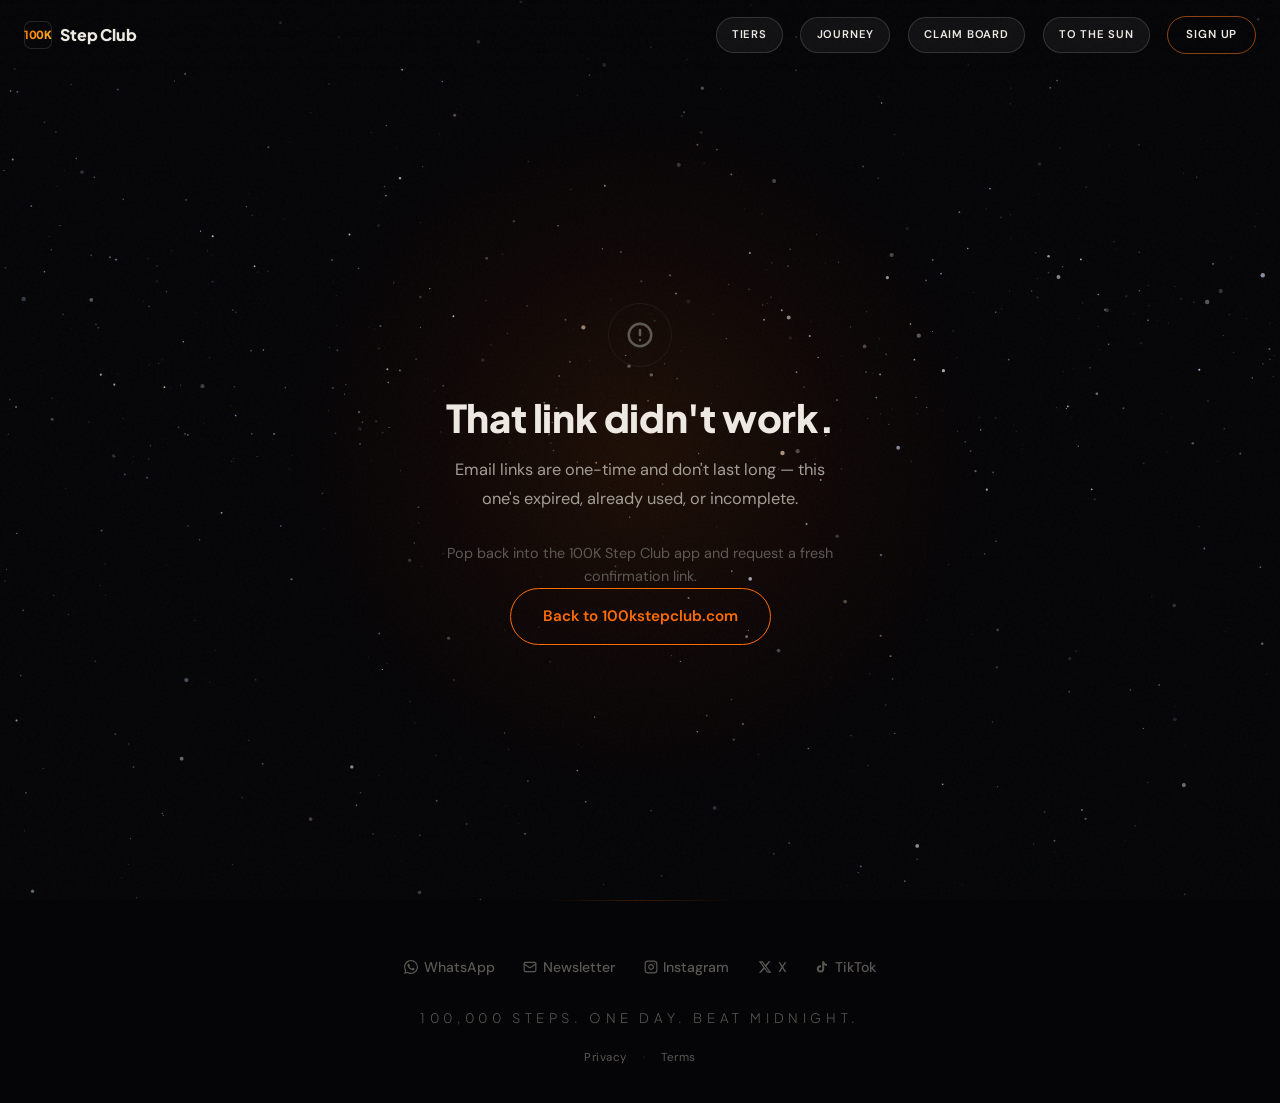
<file: confirm.html>
<!DOCTYPE html>
<html lang="en">
<head>
  <meta charset="UTF-8">
  <meta name="viewport" content="width=device-width, initial-scale=1.0, maximum-scale=5.0">
  <title>Email Confirmation — 100K Step Club</title>
  <meta name="description" content="Confirm your email for the 100K Step Club app.">
  <meta name="robots" content="noindex, nofollow">
  <link rel="icon" type="image/svg+xml" href="/assets/favicon.svg">
  <link rel="icon" type="image/png" sizes="32x32" href="/assets/favicon-32x32.png">
  <link rel="icon" type="image/png" sizes="16x16" href="/assets/favicon-16x16.png">
  <link rel="shortcut icon" href="/assets/favicon.ico">
  <link rel="apple-touch-icon" sizes="180x180" href="/assets/apple-touch-icon.png">
  <link rel="manifest" href="/assets/site.webmanifest">
  <meta name="theme-color" content="#050507">
  <link rel="preconnect" href="https://fonts.googleapis.com">
  <link rel="preconnect" href="https://fonts.gstatic.com" crossorigin>
  <link href="https://fonts.googleapis.com/css2?family=DM+Sans:ital,wght@0,400;0,500;0,600;0,700;1,400&family=DM+Mono:wght@400;500&family=Plus+Jakarta+Sans:wght@300;400;500;600;700;800&display=swap" rel="stylesheet">
  <link rel="stylesheet" href="/css/style.css?v=3">
  <link rel="stylesheet" href="/css/legal.css?v=1">
</head>
<body>

<canvas id="stars"></canvas>
<div class="grain"></div>
<div class="page">

  <!-- ===== NAV ===== -->
  <nav class="nav">
    <a href="/" class="nav-brand">
      <span class="nav-mark"><span>100K</span></span>
      Step Club
    </a>
    <div class="nav-right">
      <a href="/tiers.html" class="nav-link">Tiers</a>
      <a href="/journey/" class="nav-link">Journey</a>
      <a href="/leaderboard.html" class="nav-link">Claim Board</a>
      <a href="/sun.html" class="nav-link">To the Sun</a>
      <button type="button" class="nav-menu-btn" id="nav-menu-btn" aria-expanded="false" aria-controls="nav-menu">Menu</button>
      <a href="/#signup" class="nav-cta">Sign Up</a>
    </div>
  </nav>
  <div class="nav-menu" id="nav-menu">
    <a href="/tiers.html">Tiers</a>
    <a href="/journey/">Journey</a>
    <a href="/leaderboard.html">Claim Board</a>
    <a href="/sun.html">Walk to the Sun</a>
  </div>

  <!-- ===== CONFIRM CARD ===== -->
  <main class="confirm-wrap">
    <div class="confirm-glow" aria-hidden="true"></div>
    <div class="confirm-card">

      <!-- Loading (default, before JS resolves the hash) -->
      <div class="confirm-state" id="state-loading" role="status" aria-live="polite">
        <div class="confirm-mark confirm-mark--load" aria-hidden="true">
          <svg viewBox="0 0 24 24" fill="none" stroke="currentColor" stroke-width="2" stroke-linecap="round">
            <path d="M12 3a9 9 0 1 0 9 9" />
          </svg>
        </div>
        <h1 class="confirm-title">Confirming&hellip;</h1>
        <p class="confirm-sub">One second while we check your link.</p>
      </div>

      <!-- Success -->
      <div class="confirm-state" id="state-success" role="status" aria-live="polite" hidden>
        <div class="confirm-mark confirm-mark--ok" aria-hidden="true">
          <svg viewBox="0 0 24 24" fill="none" stroke="currentColor" stroke-width="2.2" stroke-linecap="round" stroke-linejoin="round">
            <path d="M20 6 9 17l-5-5" />
          </svg>
        </div>
        <h1 class="confirm-title gr">Email confirmed.</h1>
        <p class="confirm-sub">You're all set. Your email is verified and your account's good to go.</p>
        <p class="confirm-app-line">Head back to the 100K Step Club app to keep walking.</p>
        <a href="/" class="btn btn-s"><span>Back to 100kstepclub.com</span></a>
      </div>

      <!-- Expired / invalid -->
      <div class="confirm-state" id="state-error" role="alert" hidden>
        <div class="confirm-mark confirm-mark--err" aria-hidden="true">
          <svg viewBox="0 0 24 24" fill="none" stroke="currentColor" stroke-width="2" stroke-linecap="round" stroke-linejoin="round">
            <circle cx="12" cy="12" r="9" />
            <path d="M12 8v4" />
            <path d="M12 16h.01" />
          </svg>
        </div>
        <h1 class="confirm-title">That link didn't work.</h1>
        <p class="confirm-sub" id="err-sub">Email links are one-time and don't last long — this one's expired, already used, or incomplete.</p>
        <p class="confirm-app-line">Pop back into the 100K Step Club app and request a fresh confirmation link.</p>
        <a href="/" class="btn btn-s"><span>Back to 100kstepclub.com</span></a>
      </div>

    </div>
  </main>

  <!-- ===== FOOTER ===== -->
  <footer class="footer">
    <div class="f-links">
      <a href="https://chat.whatsapp.com/DuDpslY1AtP20JuU4vUl6X?mode=gi_t" target="_blank" rel="noopener noreferrer">
        <svg viewBox="0 0 24 24" fill="currentColor" width="14" height="14"><path d="M17.472 14.382c-.297-.149-1.758-.867-2.03-.967-.273-.099-.471-.148-.67.15-.197.297-.767.966-.94 1.164-.173.199-.347.223-.644.075-.297-.15-1.255-.463-2.39-1.475-.883-.788-1.48-1.761-1.653-2.059-.173-.297-.018-.458.13-.606.134-.133.298-.347.446-.52.149-.174.198-.298.298-.497.099-.198.05-.371-.025-.52-.075-.149-.669-1.612-.916-2.207-.242-.579-.487-.5-.669-.51-.173-.008-.371-.01-.57-.01-.198 0-.52.074-.792.372-.272.297-1.04 1.016-1.04 2.479 0 1.462 1.065 2.875 1.213 3.074.149.198 2.096 3.2 5.077 4.487.709.306 1.262.489 1.694.625.712.227 1.36.195 1.871.118.571-.085 1.758-.719 2.006-1.413.248-.694.248-1.289.173-1.413-.074-.124-.272-.198-.57-.347m-5.421 7.403h-.004a9.87 9.87 0 0 1-5.031-1.378l-.361-.214-3.741.982.998-3.648-.235-.374a9.86 9.86 0 0 1-1.51-5.26c.001-5.45 4.436-9.884 9.888-9.884 2.64 0 5.122 1.03 6.988 2.898a9.825 9.825 0 0 1 2.893 6.994c-.003 5.45-4.437 9.884-9.885 9.884m8.413-18.297A11.815 11.815 0 0 0 12.05 0C5.495 0 .16 5.335.157 11.892c0 2.096.547 4.142 1.588 5.945L.057 24l6.305-1.654a11.882 11.882 0 0 0 5.683 1.448h.005c6.554 0 11.89-5.335 11.893-11.893a11.821 11.821 0 0 0-3.48-8.413"/></svg>
        WhatsApp
      </a>
      <a href="https://substack.com/@100kstepclub" target="_blank" rel="noopener noreferrer">
        <svg viewBox="0 0 24 24" fill="none" stroke="currentColor" stroke-width="2" stroke-linecap="round" stroke-linejoin="round" width="14" height="14"><rect x="2" y="4" width="20" height="16" rx="2"/><path d="m22 7-8.97 5.7a1.94 1.94 0 0 1-2.06 0L2 7"/></svg>
        Newsletter
      </a>
      <a href="https://instagram.com/100kstepclub" target="_blank" rel="noopener noreferrer">
        <svg viewBox="0 0 24 24" fill="none" stroke="currentColor" stroke-width="2" stroke-linecap="round" stroke-linejoin="round" width="14" height="14"><rect x="2" y="2" width="20" height="20" rx="5"/><path d="M16 11.37A4 4 0 1 1 12.63 8 4 4 0 0 1 16 11.37z"/><line x1="17.5" y1="6.5" x2="17.51" y2="6.5"/></svg>
        Instagram
      </a>
      <a href="https://x.com/100kstepclub" target="_blank" rel="noopener noreferrer">
        <svg viewBox="0 0 24 24" fill="currentColor" width="14" height="14"><path d="M18.244 2.25h3.308l-7.227 8.26 8.502 11.24H16.17l-5.214-6.817L4.99 21.75H1.68l7.73-8.835L1.254 2.25H8.08l4.713 6.231zm-1.161 17.52h1.833L7.084 4.126H5.117z"/></svg>
        X
      </a>
      <a href="https://www.tiktok.com/@100kstepclub" target="_blank" rel="noopener noreferrer">
        <svg viewBox="0 0 24 24" fill="currentColor" width="14" height="14"><path d="M19.59 6.69a4.83 4.83 0 0 1-3.77-4.25V2h-3.45v13.67a2.89 2.89 0 0 1-2.88 2.5 2.89 2.89 0 0 1-2.89-2.89 2.89 2.89 0 0 1 2.89-2.89c.28 0 .54.04.79.1v-3.5a6.37 6.37 0 0 0-.79-.05A6.34 6.34 0 0 0 3.15 15a6.34 6.34 0 0 0 6.34 6.34 6.34 6.34 0 0 0 6.34-6.34V8.7a8.18 8.18 0 0 0 4.76 1.52v-3.4a4.85 4.85 0 0 1-1-.13z"/></svg>
        TikTok
      </a>
    </div>
    <p class="f-motto">100,000 steps. One day. Beat Midnight.</p>
    <div class="f-legal">
      <a href="/privacy">Privacy</a>
      <span class="f-sep" aria-hidden="true">&middot;</span>
      <a href="/terms">Terms</a>
    </div>
  </footer>

</div>

<!-- Resolve the Supabase email-link result from the URL hash (implicit flow
     puts tokens / errors in the fragment, never sent to a server). -->
<script>
  (function () {
    function pick(src, keys) {
      for (var i = 0; i < keys.length; i++) {
        var v = src.get(keys[i]);
        if (v) return v;
      }
      return null;
    }
    function show(id) {
      ['state-loading', 'state-success', 'state-error'].forEach(function (s) {
        var el = document.getElementById(s);
        if (el) el.hidden = (s !== id);
      });
    }
    try {
      var hash = (window.location.hash || '').replace(/^#/, '');
      var query = (window.location.search || '').replace(/^\?/, '');
      var hp = new URLSearchParams(hash);
      var qp = new URLSearchParams(query);

      var error = pick(hp, ['error', 'error_code']) || pick(qp, ['error', 'error_code']);
      var token = pick(hp, ['access_token', 'token_hash', 'token']);
      var type  = pick(hp, ['type']) || pick(qp, ['type']);
      var code  = pick(qp, ['code']) || pick(hp, ['code']);

      if (error) {
        var desc = pick(hp, ['error_description']) || pick(qp, ['error_description']);
        if (desc) {
          var sub = document.getElementById('err-sub');
          if (sub) sub.textContent = decodeURIComponent(desc.replace(/\+/g, ' ')) + '.';
        }
        show('state-error');
      } else if (token || type || code) {
        show('state-success');
      } else {
        // No recognizable params — nothing to confirm. Same guidance as expired.
        show('state-error');
      }
    } catch (e) {
      show('state-error');
    }
  })();
</script>
<script src="/js/main.js?v=20260926"></script>
</body>
</html>
</file>
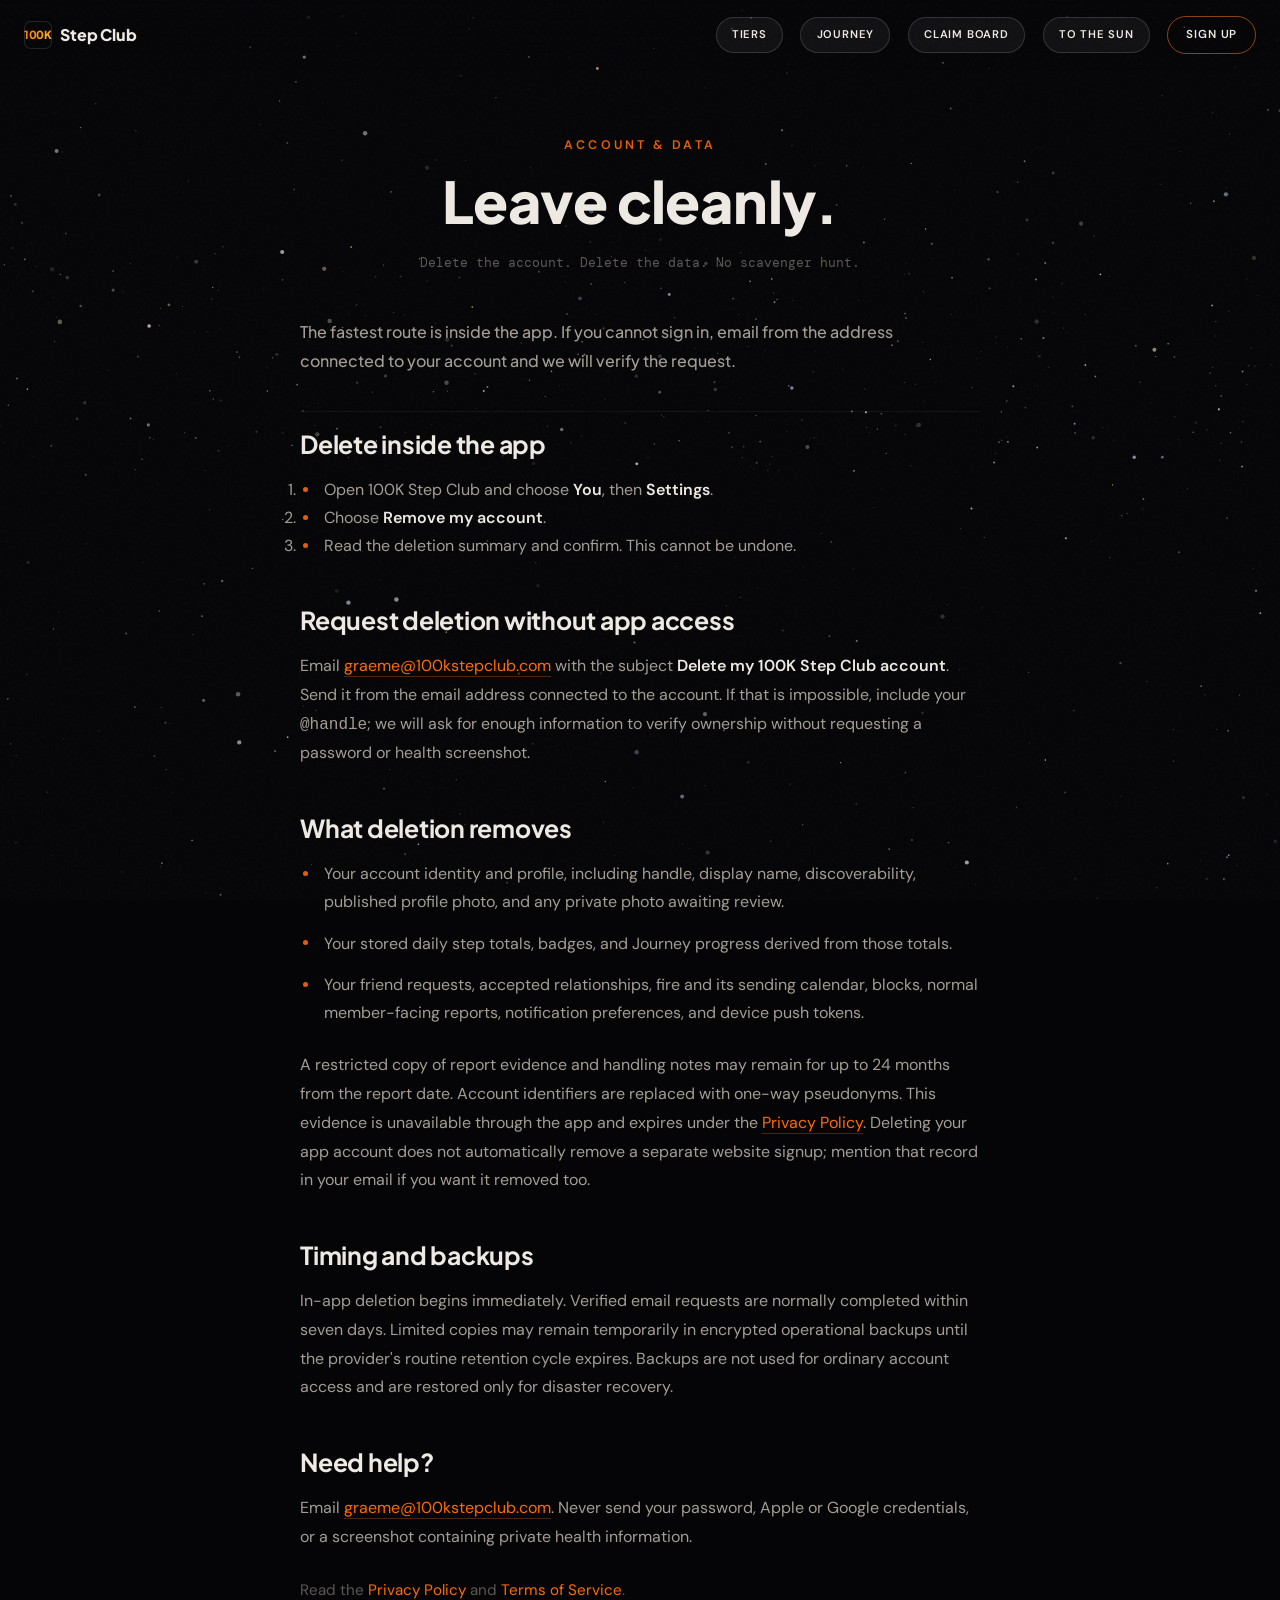
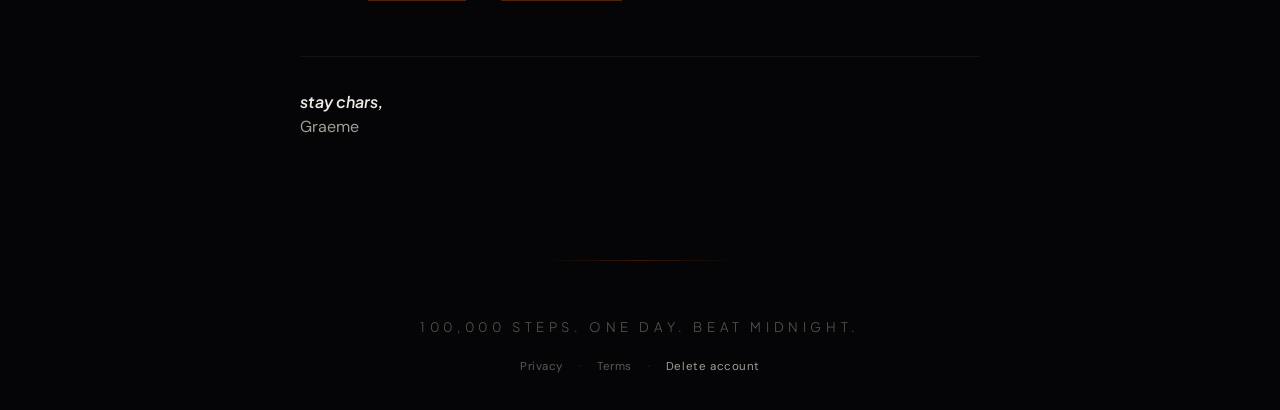
<file: delete-account.html>
<!DOCTYPE html>
<html lang="en">
<head>
  <meta charset="UTF-8">
  <meta name="viewport" content="width=device-width, initial-scale=1.0, maximum-scale=5.0">
  <title>Delete Your Account — 100K Step Club</title>
  <meta name="description" content="How to delete your 100K Step Club account and associated data in the app or by verified email request.">
  <meta property="og:title" content="Delete Your Account — 100K Step Club">
  <meta property="og:description" content="Delete your account in the app, or send a verified request if you can no longer sign in.">
  <meta property="og:type" content="website">
  <meta name="robots" content="index, follow">
  <link rel="canonical" href="https://100kstepclub.com/delete-account">
  <link rel="icon" type="image/svg+xml" href="/assets/favicon.svg">
  <link rel="icon" type="image/png" sizes="32x32" href="/assets/favicon-32x32.png">
  <link rel="apple-touch-icon" sizes="180x180" href="/assets/apple-touch-icon.png">
  <meta name="theme-color" content="#050507">
  <link rel="preconnect" href="https://fonts.googleapis.com">
  <link rel="preconnect" href="https://fonts.gstatic.com" crossorigin>
  <link href="https://fonts.googleapis.com/css2?family=DM+Sans:ital,wght@0,400;0,500;0,600;0,700;1,400&family=DM+Mono:wght@400;500&family=Plus+Jakarta+Sans:wght@300;400;500;600;700;800&display=swap" rel="stylesheet">
  <link rel="stylesheet" href="/css/style.css?v=3">
  <link rel="stylesheet" href="/css/legal.css?v=1">
</head>
<body>
<canvas id="stars" aria-hidden="true"></canvas>
<div class="grain" aria-hidden="true"></div>
<div class="page">
  <nav class="nav" aria-label="Main navigation">
    <a href="/" class="nav-brand">
      <span class="nav-mark"><span>100K</span></span>
      Step Club
    </a>
    <div class="nav-right">
      <a href="/tiers.html" class="nav-link">Tiers</a>
      <a href="/journey/" class="nav-link">Journey</a>
      <a href="/leaderboard.html" class="nav-link">Claim Board</a>
      <a href="/sun.html" class="nav-link">To the Sun</a>
      <button type="button" class="nav-menu-btn" id="nav-menu-btn" aria-expanded="false" aria-controls="nav-menu">Menu</button>
      <a href="/#signup" class="nav-cta">Sign Up</a>
    </div>
  </nav>
  <div class="nav-menu" id="nav-menu">
    <a href="/tiers.html">Tiers</a>
    <a href="/journey/">Journey</a>
    <a href="/leaderboard.html">Claim Board</a>
    <a href="/sun.html">Walk to the Sun</a>
  </div>

  <header class="legal-hero">
    <p class="eyebrow v">Account &amp; Data</p>
    <h1 class="section-title v">Leave cleanly.</h1>
    <p class="legal-meta">Delete the account. Delete the data. No scavenger hunt.</p>
  </header>

  <main class="legal section">
    <div class="container">
      <p class="legal-lead">The fastest route is inside the app. If you cannot sign in, email from the address connected to your account and we will verify the request.</p>

      <h2>Delete inside the app</h2>
      <ol>
        <li>Open 100K Step Club and choose <strong>You</strong>, then <strong>Settings</strong>.</li>
        <li>Choose <strong>Remove my account</strong>.</li>
        <li>Read the deletion summary and confirm. This cannot be undone.</li>
      </ol>

      <h2>Request deletion without app access</h2>
      <p>Email <a href="mailto:graeme@100kstepclub.com?subject=Delete%20my%20100K%20Step%20Club%20account">graeme@100kstepclub.com</a> with the subject <strong>Delete my 100K Step Club account</strong>. Send it from the email address connected to the account. If that is impossible, include your <code>@handle</code>; we will ask for enough information to verify ownership without requesting a password or health screenshot.</p>

      <h2>What deletion removes</h2>
      <ul>
        <li>Your account identity and profile, including handle, display name, discoverability, published profile photo, and any private photo awaiting review.</li>
        <li>Your stored daily step totals, badges, and Journey progress derived from those totals.</li>
        <li>Your friend requests, accepted relationships, fire and its sending calendar, blocks, normal member-facing reports, notification preferences, and device push tokens.</li>
      </ul>
      <p>A restricted copy of report evidence and handling notes may remain for up to 24 months from the report date. Account identifiers are replaced with one-way pseudonyms. This evidence is unavailable through the app and expires under the <a href="/privacy">Privacy Policy</a>. Deleting your app account does not automatically remove a separate website signup; mention that record in your email if you want it removed too.</p>

      <h2>Timing and backups</h2>
      <p>In-app deletion begins immediately. Verified email requests are normally completed within seven days. Limited copies may remain temporarily in encrypted operational backups until the provider's routine retention cycle expires. Backups are not used for ordinary account access and are restored only for disaster recovery.</p>

      <h2>Need help?</h2>
      <p>Email <a href="mailto:graeme@100kstepclub.com">graeme@100kstepclub.com</a>. Never send your password, Apple or Google credentials, or a screenshot containing private health information.</p>

      <p style="margin-top:1.6rem;color:var(--text-dim);font-size:.95rem;">Read the <a href="/privacy">Privacy Policy</a> and <a href="/terms">Terms of Service</a>.</p>

      <div class="legal-signoff">
        <p class="chars">stay chars,</p>
        <p>Graeme</p>
      </div>
    </div>
  </main>

  <footer class="footer">
    <p class="f-motto">100,000 steps. One day. Beat Midnight.</p>
    <div class="f-legal">
      <a href="/privacy">Privacy</a>
      <span class="f-sep" aria-hidden="true">&middot;</span>
      <a href="/terms">Terms</a>
      <span class="f-sep" aria-hidden="true">&middot;</span>
      <a href="/delete-account" aria-current="page">Delete account</a>
    </div>
  </footer>
</div>
<script src="/js/main.js?v=20260926"></script>
</body>
</html>
</file>
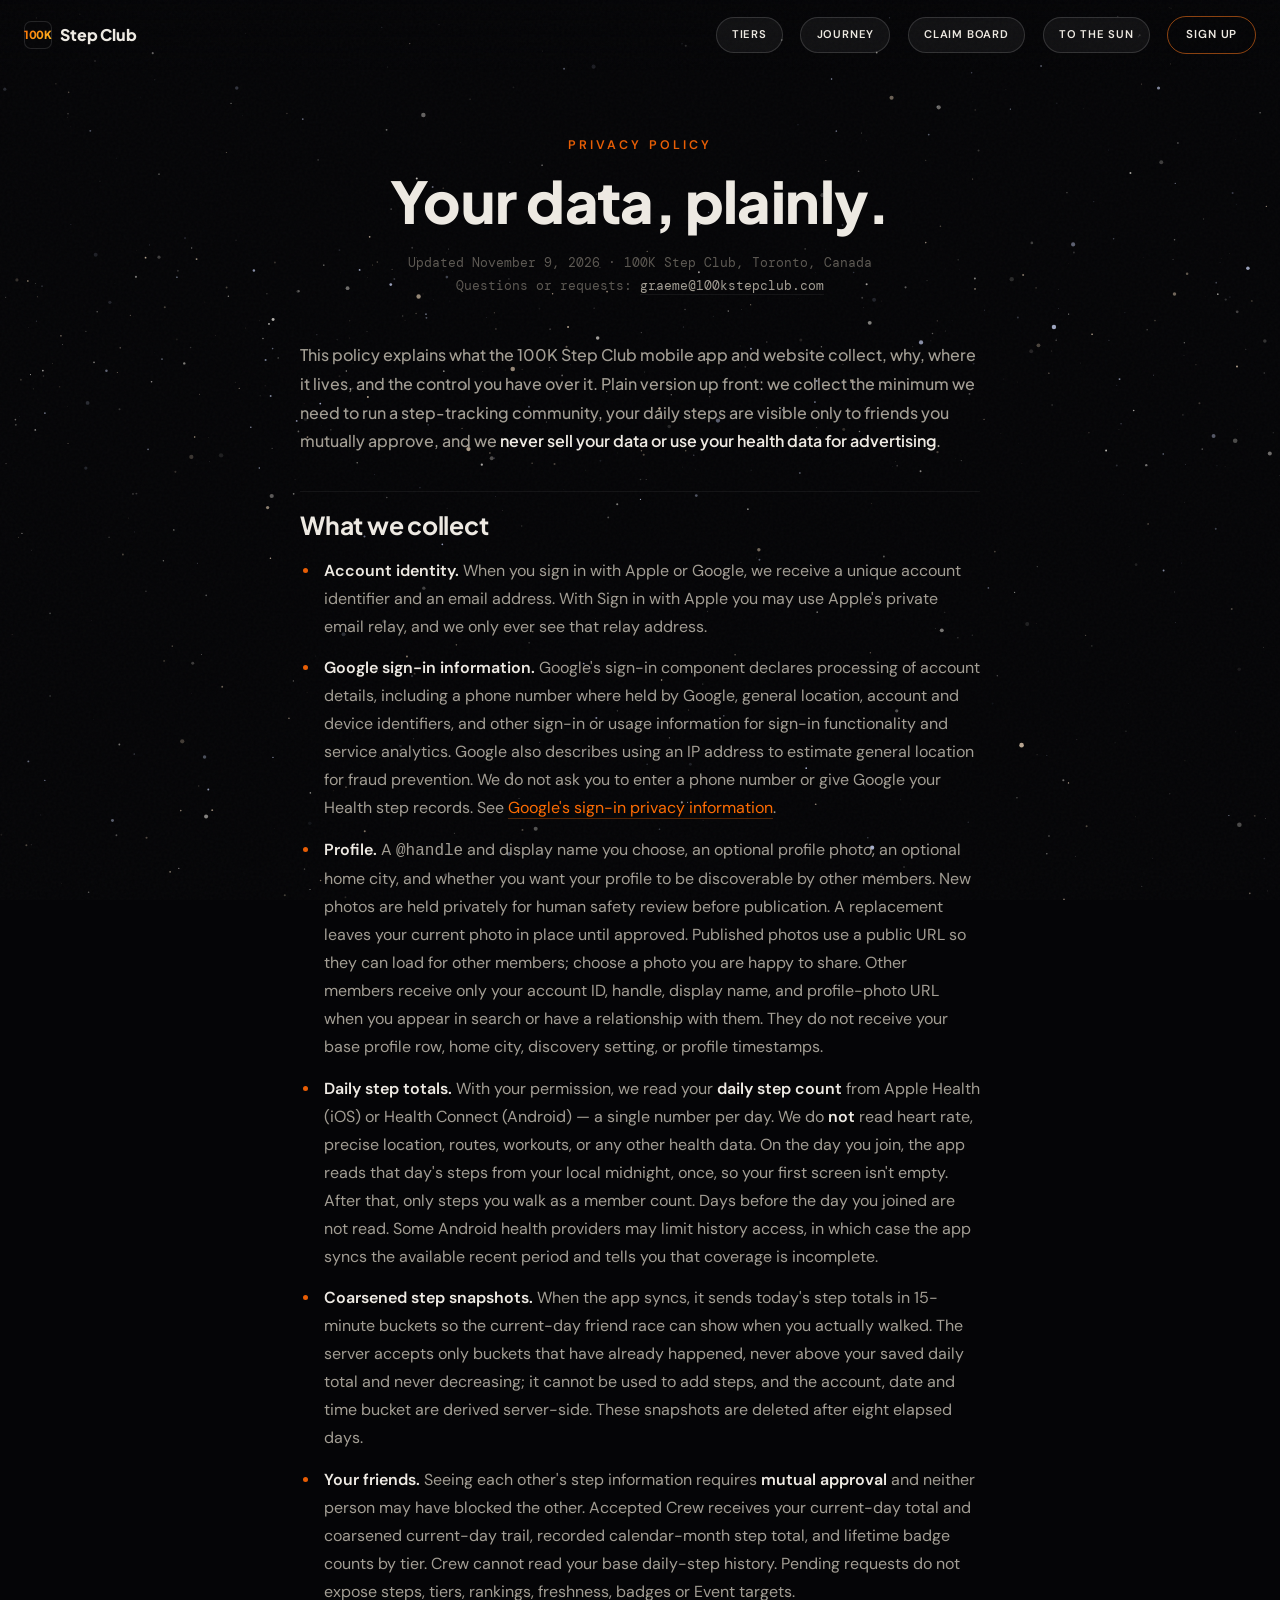
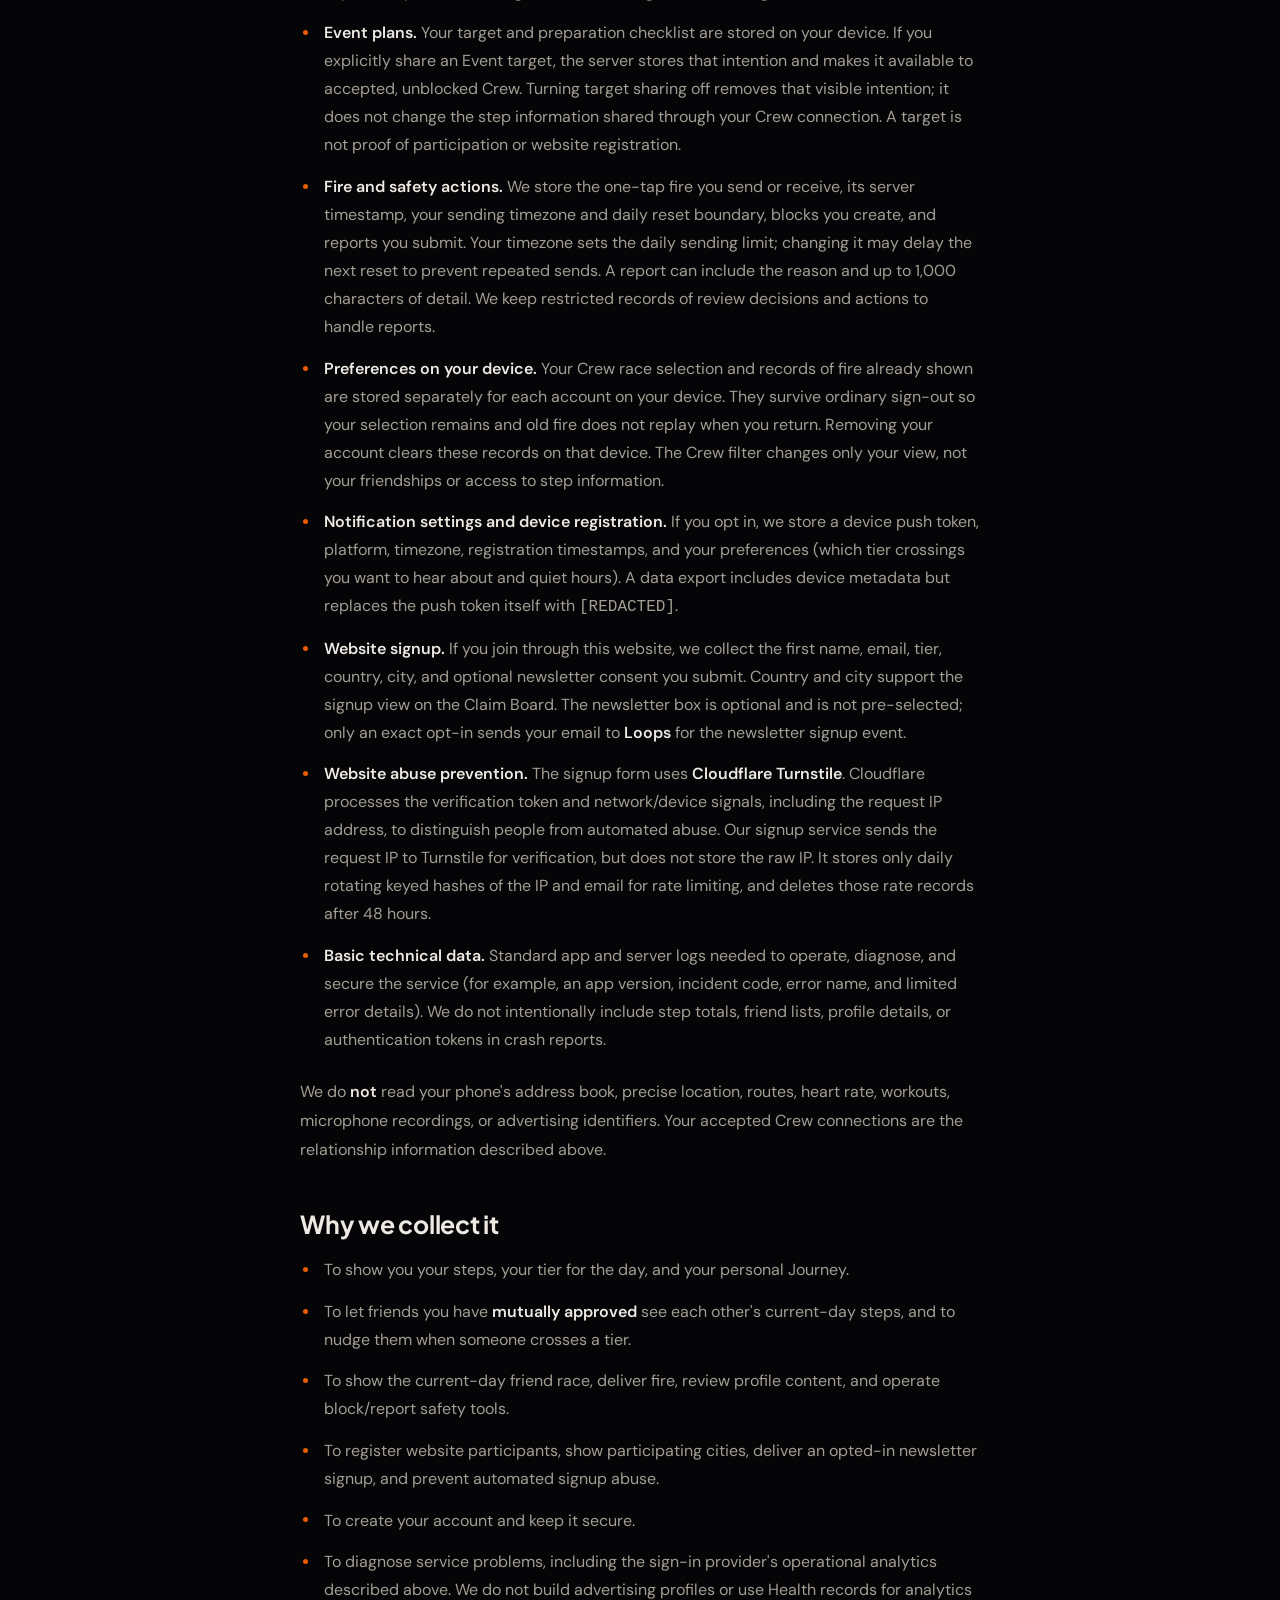
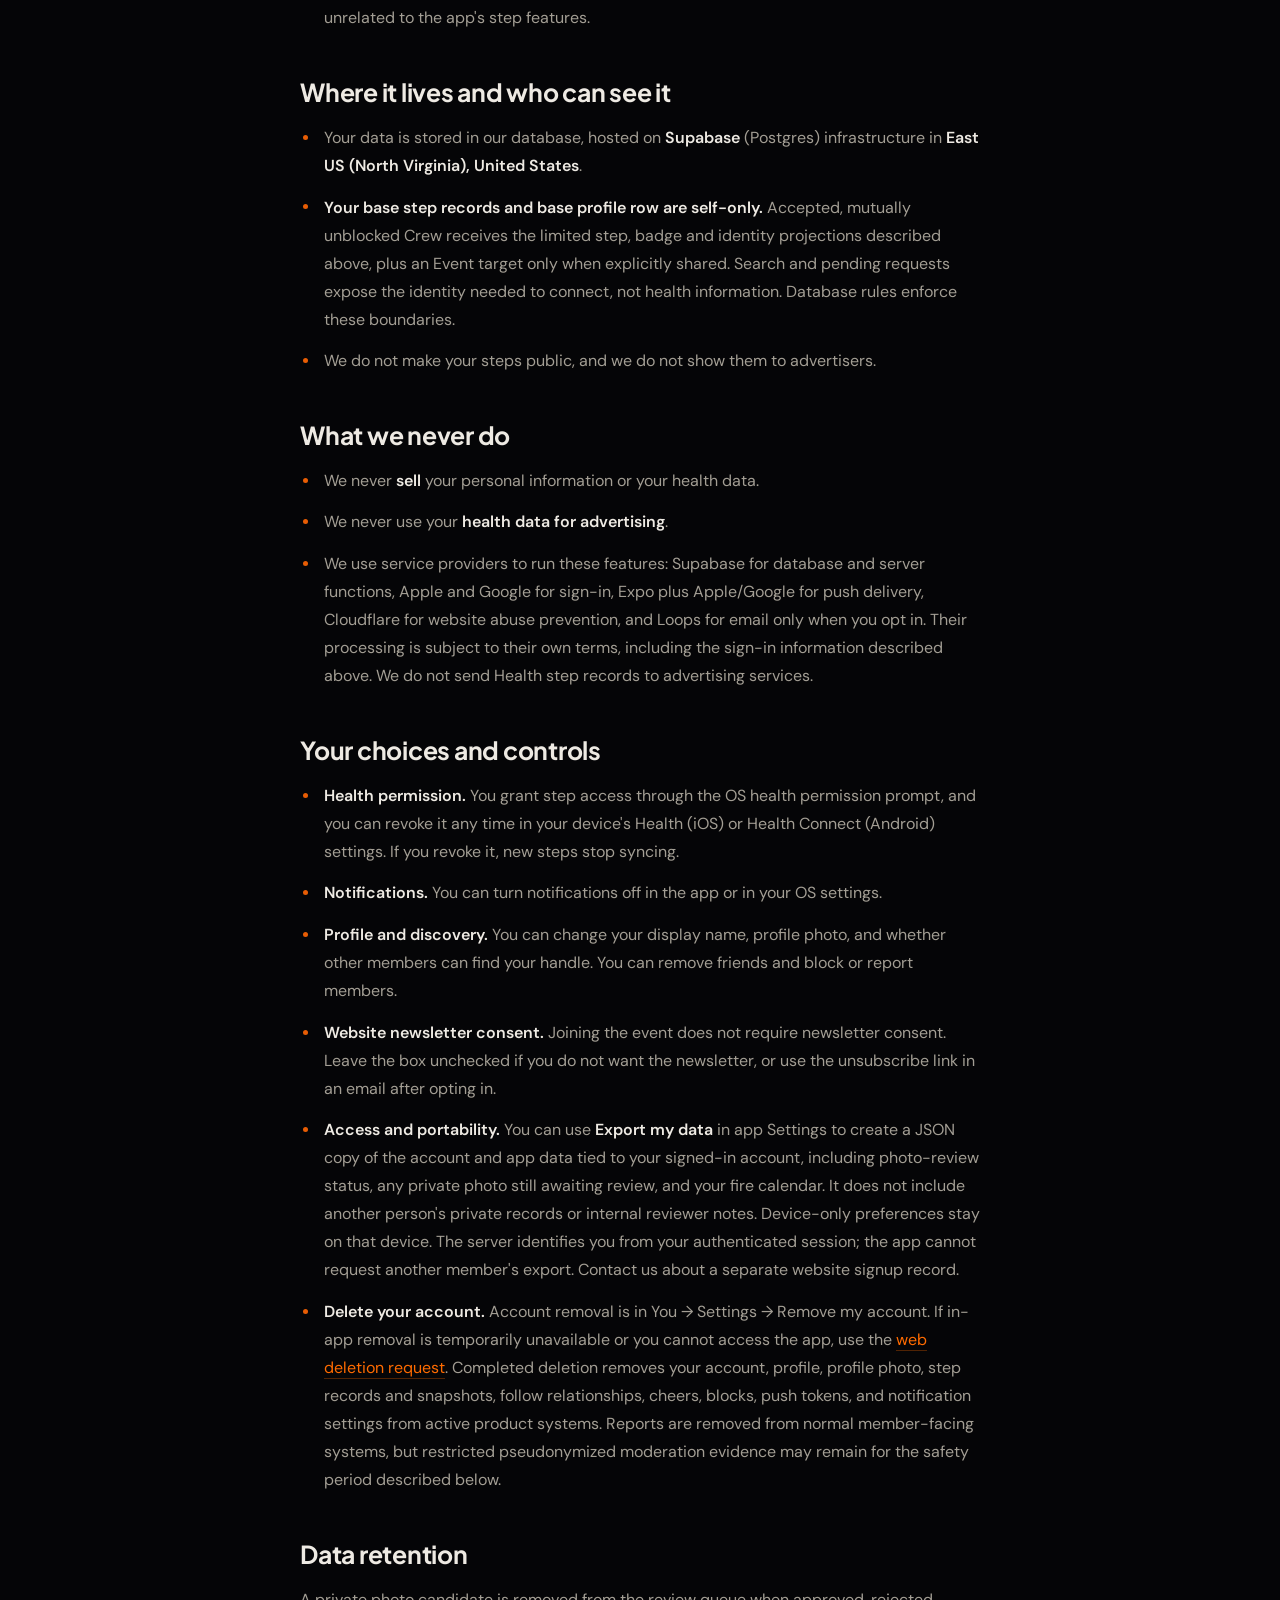
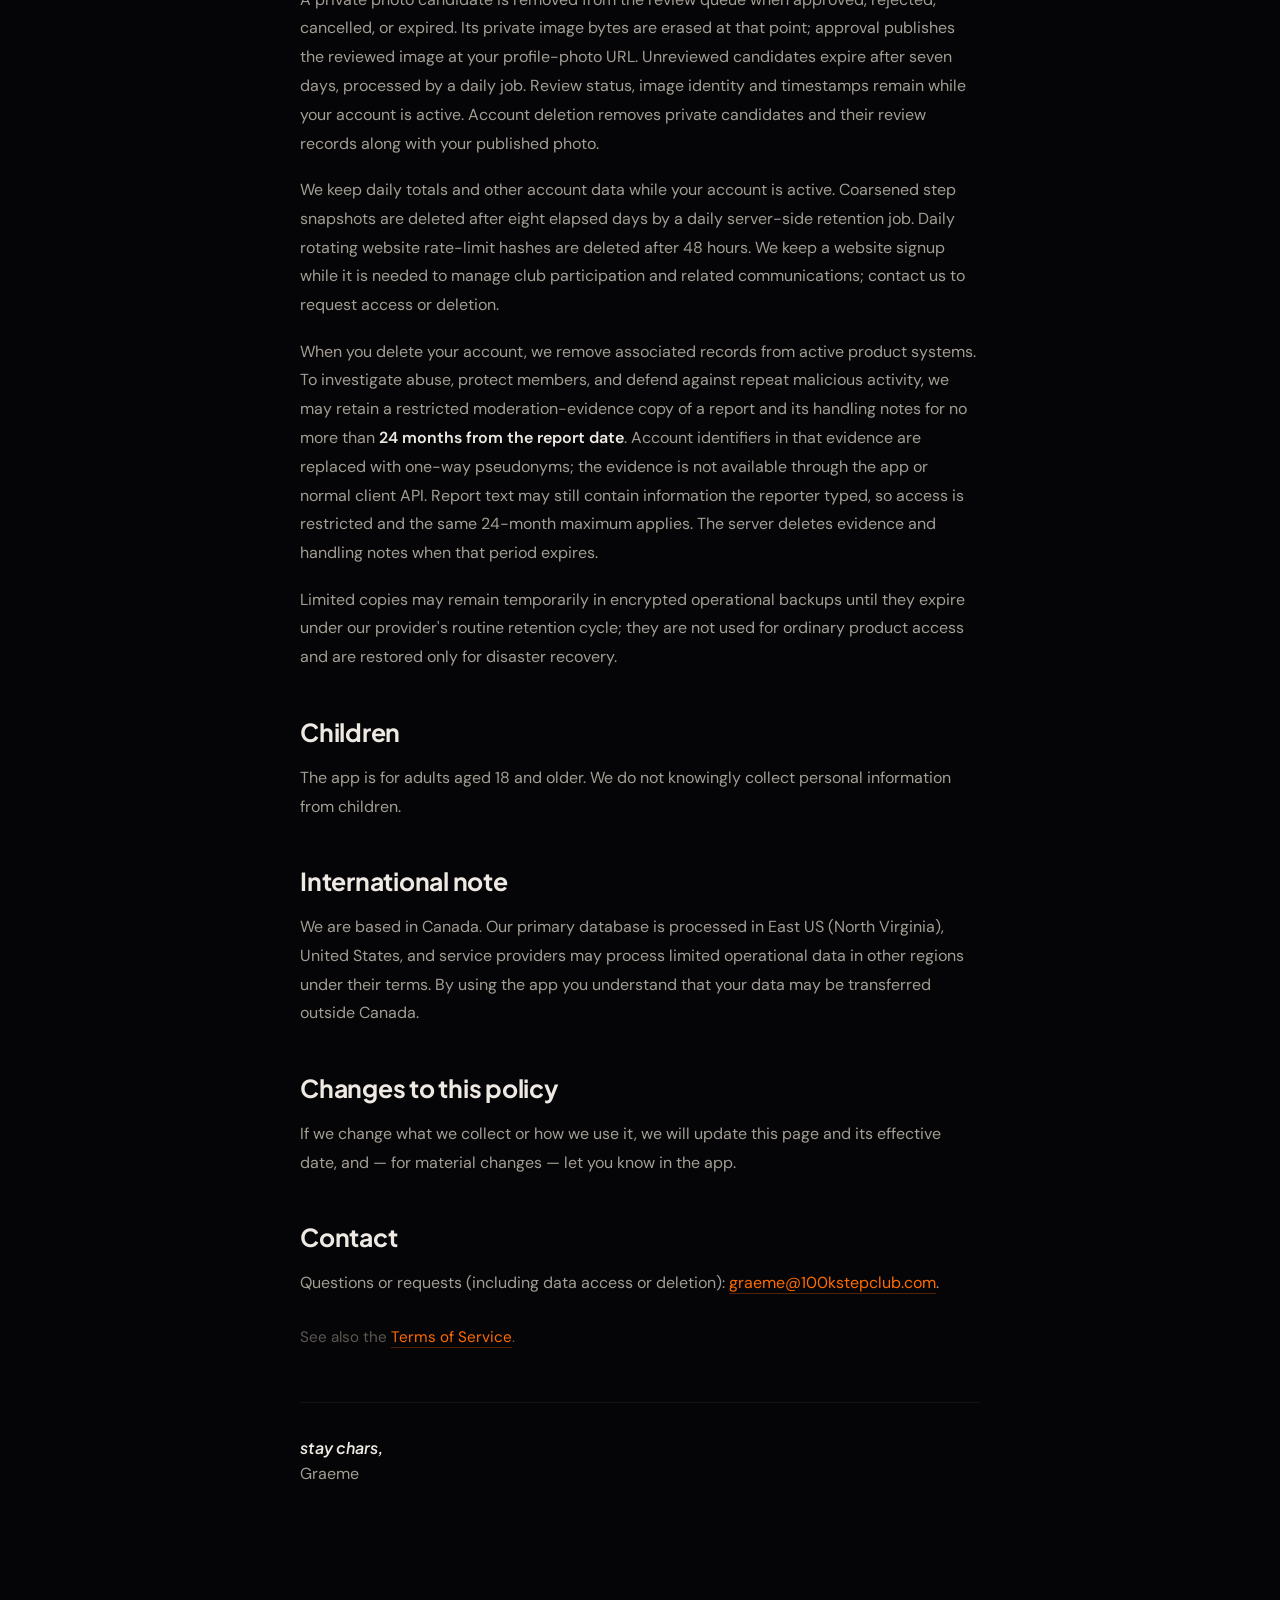
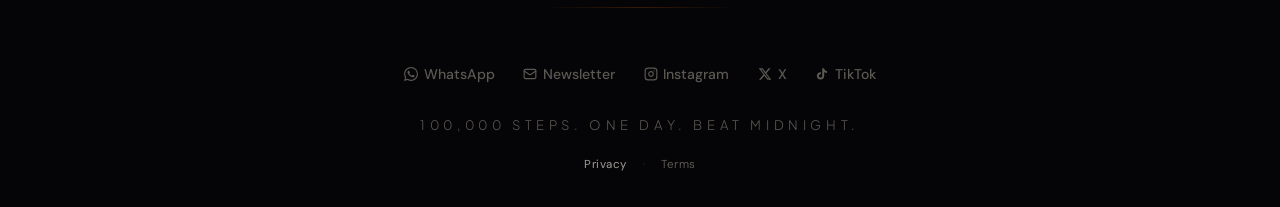
<file: privacy.html>
<!DOCTYPE html>
<html lang="en">
<head>
  <meta charset="UTF-8">
  <meta name="viewport" content="width=device-width, initial-scale=1.0, maximum-scale=5.0">
  <title>Privacy Policy — 100K Step Club</title>
  <meta name="description" content="What the 100K Step Club app collects, why, where it lives, and the control you have over it. We collect the minimum, your steps stay private to approved friends, and we never sell your data.">
  <meta property="og:title" content="Privacy Policy — 100K Step Club">
  <meta property="og:description" content="The minimum we need to run a step-tracking community. Your steps are visible only to friends you approve. We never sell your data.">
  <meta property="og:type" content="website">
  <meta name="robots" content="index, follow">
  <link rel="canonical" href="https://100kstepclub.com/privacy">
  <link rel="icon" type="image/svg+xml" href="/assets/favicon.svg">
  <link rel="icon" type="image/png" sizes="32x32" href="/assets/favicon-32x32.png">
  <link rel="icon" type="image/png" sizes="16x16" href="/assets/favicon-16x16.png">
  <link rel="shortcut icon" href="/assets/favicon.ico">
  <link rel="apple-touch-icon" sizes="180x180" href="/assets/apple-touch-icon.png">
  <link rel="manifest" href="/assets/site.webmanifest">
  <meta name="theme-color" content="#050507">
  <link rel="preconnect" href="https://fonts.googleapis.com">
  <link rel="preconnect" href="https://fonts.gstatic.com" crossorigin>
  <link href="https://fonts.googleapis.com/css2?family=DM+Sans:ital,wght@0,400;0,500;0,600;0,700;1,400&family=DM+Mono:wght@400;500&family=Plus+Jakarta+Sans:wght@300;400;500;600;700;800&display=swap" rel="stylesheet">
  <link rel="stylesheet" href="/css/style.css?v=3">
  <link rel="stylesheet" href="/css/legal.css?v=1">
</head>
<body>

<canvas id="stars"></canvas>
<div class="grain"></div>
<div class="page">

  <!-- ===== NAV ===== -->
  <nav class="nav">
    <a href="/" class="nav-brand">
      <span class="nav-mark"><span>100K</span></span>
      Step Club
    </a>
    <div class="nav-right">
      <a href="/tiers.html" class="nav-link">Tiers</a>
      <a href="/journey/" class="nav-link">Journey</a>
      <a href="/leaderboard.html" class="nav-link">Claim Board</a>
      <a href="/sun.html" class="nav-link">To the Sun</a>
      <button type="button" class="nav-menu-btn" id="nav-menu-btn" aria-expanded="false" aria-controls="nav-menu">Menu</button>
      <a href="/#signup" class="nav-cta">Sign Up</a>
    </div>
  </nav>
  <div class="nav-menu" id="nav-menu">
    <a href="/tiers.html">Tiers</a>
    <a href="/journey/">Journey</a>
    <a href="/leaderboard.html">Claim Board</a>
    <a href="/sun.html">Walk to the Sun</a>
  </div>

  <!-- ===== HEADER ===== -->
  <header class="legal-hero">
    <p class="eyebrow v">Privacy Policy</p>
    <h1 class="section-title v">Your data, plainly.</h1>
    <p class="legal-meta">
      Updated November 9, 2026 &middot; 100K Step Club, Toronto, Canada<br>
      Questions or requests: <a href="mailto:graeme@100kstepclub.com">graeme@100kstepclub.com</a>
    </p>
  </header>

  <!-- ===== BODY ===== -->
  <article class="legal section">
    <div class="container">

      <p class="legal-lead">This policy explains what the 100K Step Club mobile app and website collect, why, where it lives, and the control you have over it. Plain version up front: we collect the minimum we need to run a step-tracking community, your daily steps are visible only to friends you mutually approve, and we <strong>never sell your data or use your health data for advertising</strong>.</p>

      <h2>What we collect</h2>
      <ul>
        <li><strong>Account identity.</strong> When you sign in with Apple or Google, we receive a unique account identifier and an email address. With Sign in with Apple you may use Apple's private email relay, and we only ever see that relay address.</li>
        <li><strong>Google sign-in information.</strong> Google's sign-in component declares processing of account details, including a phone number where held by Google, general location, account and device identifiers, and other sign-in or usage information for sign-in functionality and service analytics. Google also describes using an IP address to estimate general location for fraud prevention. We do not ask you to enter a phone number or give Google your Health step records. See <a href="https://developers.google.com/identity/sign-in/ios/app-privacy">Google's sign-in privacy information</a>.</li>
        <li><strong>Profile.</strong> A <code>@handle</code> and display name you choose, an optional profile photo, an optional home city, and whether you want your profile to be discoverable by other members. New photos are held privately for human safety review before publication. A replacement leaves your current photo in place until approved. Published photos use a public URL so they can load for other members; choose a photo you are happy to share. Other members receive only your account ID, handle, display name, and profile-photo URL when you appear in search or have a relationship with them. They do not receive your base profile row, home city, discovery setting, or profile timestamps.</li>
        <li><strong>Daily step totals.</strong> With your permission, we read your <strong>daily step count</strong> from Apple Health (iOS) or Health Connect (Android) — a single number per day. We do <strong>not</strong> read heart rate, precise location, routes, workouts, or any other health data. On the day you join, the app reads that day's steps from your local midnight, once, so your first screen isn't empty. After that, only steps you walk as a member count. Days before the day you joined are not read. Some Android health providers may limit history access, in which case the app syncs the available recent period and tells you that coverage is incomplete.</li>
        <li><strong>Coarsened step snapshots.</strong> When the app syncs, it sends today's step totals in 15-minute buckets so the current-day friend race can show when you actually walked. The server accepts only buckets that have already happened, never above your saved daily total and never decreasing; it cannot be used to add steps, and the account, date and time bucket are derived server-side. These snapshots are deleted after eight elapsed days.</li>
        <li><strong>Your friends.</strong> Seeing each other's step information requires <strong>mutual approval</strong> and neither person may have blocked the other. Accepted Crew receives your current-day total and coarsened current-day trail, recorded calendar-month step total, and lifetime badge counts by tier. Crew cannot read your base daily-step history. Pending requests do not expose steps, tiers, rankings, freshness, badges or Event targets.</li>
        <li><strong>Event plans.</strong> Your target and preparation checklist are stored on your device. If you explicitly share an Event target, the server stores that intention and makes it available to accepted, unblocked Crew. Turning target sharing off removes that visible intention; it does not change the step information shared through your Crew connection. A target is not proof of participation or website registration.</li>
        <li><strong>Fire and safety actions.</strong> We store the one-tap fire you send or receive, its server timestamp, your sending timezone and daily reset boundary, blocks you create, and reports you submit. Your timezone sets the daily sending limit; changing it may delay the next reset to prevent repeated sends. A report can include the reason and up to 1,000 characters of detail. We keep restricted records of review decisions and actions to handle reports.</li>
        <li><strong>Preferences on your device.</strong> Your Crew race selection and records of fire already shown are stored separately for each account on your device. They survive ordinary sign-out so your selection remains and old fire does not replay when you return. Removing your account clears these records on that device. The Crew filter changes only your view, not your friendships or access to step information.</li>
        <li><strong>Notification settings and device registration.</strong> If you opt in, we store a device push token, platform, timezone, registration timestamps, and your preferences (which tier crossings you want to hear about and quiet hours). A data export includes device metadata but replaces the push token itself with <code>[REDACTED]</code>.</li>
        <li><strong>Website signup.</strong> If you join through this website, we collect the first name, email, tier, country, city, and optional newsletter consent you submit. Country and city support the signup view on the Claim Board. The newsletter box is optional and is not pre-selected; only an exact opt-in sends your email to <strong>Loops</strong> for the newsletter signup event.</li>
        <li><strong>Website abuse prevention.</strong> The signup form uses <strong>Cloudflare Turnstile</strong>. Cloudflare processes the verification token and network/device signals, including the request IP address, to distinguish people from automated abuse. Our signup service sends the request IP to Turnstile for verification, but does not store the raw IP. It stores only daily rotating keyed hashes of the IP and email for rate limiting, and deletes those rate records after 48 hours.</li>
        <li><strong>Basic technical data.</strong> Standard app and server logs needed to operate, diagnose, and secure the service (for example, an app version, incident code, error name, and limited error details). We do not intentionally include step totals, friend lists, profile details, or authentication tokens in crash reports.</li>
      </ul>
      <p>We do <strong>not</strong> read your phone's address book, precise location, routes, heart rate, workouts, microphone recordings, or advertising identifiers. Your accepted Crew connections are the relationship information described above.</p>

      <h2>Why we collect it</h2>
      <ul>
        <li>To show you your steps, your tier for the day, and your personal Journey.</li>
        <li>To let friends you have <strong>mutually approved</strong> see each other's current-day steps, and to nudge them when someone crosses a tier.</li>
        <li>To show the current-day friend race, deliver fire, review profile content, and operate block/report safety tools.</li>
        <li>To register website participants, show participating cities, deliver an opted-in newsletter signup, and prevent automated signup abuse.</li>
        <li>To create your account and keep it secure.</li>
        <li>To diagnose service problems, including the sign-in provider's operational analytics described above. We do not build advertising profiles or use Health records for analytics unrelated to the app's step features.</li>
      </ul>

      <h2>Where it lives and who can see it</h2>
      <ul>
        <li>Your data is stored in our database, hosted on <strong>Supabase</strong> (Postgres) infrastructure in <strong>East US (North Virginia), United States</strong>.</li>
        <li><strong>Your base step records and base profile row are self-only.</strong> Accepted, mutually unblocked Crew receives the limited step, badge and identity projections described above, plus an Event target only when explicitly shared. Search and pending requests expose the identity needed to connect, not health information. Database rules enforce these boundaries.</li>
        <li>We do not make your steps public, and we do not show them to advertisers.</li>
      </ul>

      <h2>What we never do</h2>
      <ul>
        <li>We never <strong>sell</strong> your personal information or your health data.</li>
        <li>We never use your <strong>health data for advertising</strong>.</li>
        <li>We use service providers to run these features: Supabase for database and server functions, Apple and Google for sign-in, Expo plus Apple/Google for push delivery, Cloudflare for website abuse prevention, and Loops for email only when you opt in. Their processing is subject to their own terms, including the sign-in information described above. We do not send Health step records to advertising services.</li>
      </ul>

      <h2>Your choices and controls</h2>
      <ul>
        <li><strong>Health permission.</strong> You grant step access through the OS health permission prompt, and you can revoke it any time in your device's Health (iOS) or Health Connect (Android) settings. If you revoke it, new steps stop syncing.</li>
        <li><strong>Notifications.</strong> You can turn notifications off in the app or in your OS settings.</li>
        <li><strong>Profile and discovery.</strong> You can change your display name, profile photo, and whether other members can find your handle. You can remove friends and block or report members.</li>
        <li><strong>Website newsletter consent.</strong> Joining the event does not require newsletter consent. Leave the box unchecked if you do not want the newsletter, or use the unsubscribe link in an email after opting in.</li>
        <li><strong>Access and portability.</strong> You can use <strong>Export my data</strong> in app Settings to create a JSON copy of the account and app data tied to your signed-in account, including photo-review status, any private photo still awaiting review, and your fire calendar. It does not include another person's private records or internal reviewer notes. Device-only preferences stay on that device. The server identifies you from your authenticated session; the app cannot request another member's export. Contact us about a separate website signup record.</li>
        <li><strong>Delete your account.</strong> Account removal is in You → Settings → Remove my account. If in-app removal is temporarily unavailable or you cannot access the app, use the <a href="/delete-account">web deletion request</a>. Completed deletion removes your account, profile, profile photo, step records and snapshots, follow relationships, cheers, blocks, push tokens, and notification settings from active product systems. Reports are removed from normal member-facing systems, but restricted pseudonymized moderation evidence may remain for the safety period described below.</li>
      </ul>

      <h2>Data retention</h2>
      <p>A private photo candidate is removed from the review queue when approved, rejected, cancelled, or expired. Its private image bytes are erased at that point; approval publishes the reviewed image at your profile-photo URL. Unreviewed candidates expire after seven days, processed by a daily job. Review status, image identity and timestamps remain while your account is active. Account deletion removes private candidates and their review records along with your published photo.</p>
      <p>We keep daily totals and other account data while your account is active. Coarsened step snapshots are deleted after eight elapsed days by a daily server-side retention job. Daily rotating website rate-limit hashes are deleted after 48 hours. We keep a website signup while it is needed to manage club participation and related communications; contact us to request access or deletion.</p>
      <p>When you delete your account, we remove associated records from active product systems. To investigate abuse, protect members, and defend against repeat malicious activity, we may retain a restricted moderation-evidence copy of a report and its handling notes for no more than <strong>24 months from the report date</strong>. Account identifiers in that evidence are replaced with one-way pseudonyms; the evidence is not available through the app or normal client API. Report text may still contain information the reporter typed, so access is restricted and the same 24-month maximum applies. The server deletes evidence and handling notes when that period expires.</p>
      <p>Limited copies may remain temporarily in encrypted operational backups until they expire under our provider's routine retention cycle; they are not used for ordinary product access and are restored only for disaster recovery.</p>

      <h2>Children</h2>
      <p>The app is for adults aged 18 and older. We do not knowingly collect personal information from children.</p>

      <h2>International note</h2>
      <p>We are based in Canada. Our primary database is processed in East US (North Virginia), United States, and service providers may process limited operational data in other regions under their terms. By using the app you understand that your data may be transferred outside Canada.</p>

      <h2>Changes to this policy</h2>
      <p>If we change what we collect or how we use it, we will update this page and its effective date, and — for material changes — let you know in the app.</p>

      <h2>Contact</h2>
      <p>Questions or requests (including data access or deletion): <a href="mailto:graeme@100kstepclub.com">graeme@100kstepclub.com</a>.</p>

      <p style="margin-top:1.6rem;color:var(--text-dim);font-size:.95rem;">See also the <a href="/terms">Terms of Service</a>.</p>

      <div class="legal-signoff">
        <p class="chars">stay chars,</p>
        <p>Graeme</p>
      </div>

    </div>
  </article>

  <!-- ===== FOOTER ===== -->
  <footer class="footer">
    <div class="f-links">
      <a href="https://chat.whatsapp.com/DuDpslY1AtP20JuU4vUl6X?mode=gi_t" target="_blank" rel="noopener noreferrer">
        <svg viewBox="0 0 24 24" fill="currentColor" width="14" height="14"><path d="M17.472 14.382c-.297-.149-1.758-.867-2.03-.967-.273-.099-.471-.148-.67.15-.197.297-.767.966-.94 1.164-.173.199-.347.223-.644.075-.297-.15-1.255-.463-2.39-1.475-.883-.788-1.48-1.761-1.653-2.059-.173-.297-.018-.458.13-.606.134-.133.298-.347.446-.52.149-.174.198-.298.298-.497.099-.198.05-.371-.025-.52-.075-.149-.669-1.612-.916-2.207-.242-.579-.487-.5-.669-.51-.173-.008-.371-.01-.57-.01-.198 0-.52.074-.792.372-.272.297-1.04 1.016-1.04 2.479 0 1.462 1.065 2.875 1.213 3.074.149.198 2.096 3.2 5.077 4.487.709.306 1.262.489 1.694.625.712.227 1.36.195 1.871.118.571-.085 1.758-.719 2.006-1.413.248-.694.248-1.289.173-1.413-.074-.124-.272-.198-.57-.347m-5.421 7.403h-.004a9.87 9.87 0 0 1-5.031-1.378l-.361-.214-3.741.982.998-3.648-.235-.374a9.86 9.86 0 0 1-1.51-5.26c.001-5.45 4.436-9.884 9.888-9.884 2.64 0 5.122 1.03 6.988 2.898a9.825 9.825 0 0 1 2.893 6.994c-.003 5.45-4.437 9.884-9.885 9.884m8.413-18.297A11.815 11.815 0 0 0 12.05 0C5.495 0 .16 5.335.157 11.892c0 2.096.547 4.142 1.588 5.945L.057 24l6.305-1.654a11.882 11.882 0 0 0 5.683 1.448h.005c6.554 0 11.89-5.335 11.893-11.893a11.821 11.821 0 0 0-3.48-8.413"/></svg>
        WhatsApp
      </a>
      <a href="https://substack.com/@100kstepclub" target="_blank" rel="noopener noreferrer">
        <svg viewBox="0 0 24 24" fill="none" stroke="currentColor" stroke-width="2" stroke-linecap="round" stroke-linejoin="round" width="14" height="14"><rect x="2" y="4" width="20" height="16" rx="2"/><path d="m22 7-8.97 5.7a1.94 1.94 0 0 1-2.06 0L2 7"/></svg>
        Newsletter
      </a>
      <a href="https://instagram.com/100kstepclub" target="_blank" rel="noopener noreferrer">
        <svg viewBox="0 0 24 24" fill="none" stroke="currentColor" stroke-width="2" stroke-linecap="round" stroke-linejoin="round" width="14" height="14"><rect x="2" y="2" width="20" height="20" rx="5"/><path d="M16 11.37A4 4 0 1 1 12.63 8 4 4 0 0 1 16 11.37z"/><line x1="17.5" y1="6.5" x2="17.51" y2="6.5"/></svg>
        Instagram
      </a>
      <a href="https://x.com/100kstepclub" target="_blank" rel="noopener noreferrer">
        <svg viewBox="0 0 24 24" fill="currentColor" width="14" height="14"><path d="M18.244 2.25h3.308l-7.227 8.26 8.502 11.24H16.17l-5.214-6.817L4.99 21.75H1.68l7.73-8.835L1.254 2.25H8.08l4.713 6.231zm-1.161 17.52h1.833L7.084 4.126H5.117z"/></svg>
        X
      </a>
      <a href="https://www.tiktok.com/@100kstepclub" target="_blank" rel="noopener noreferrer">
        <svg viewBox="0 0 24 24" fill="currentColor" width="14" height="14"><path d="M19.59 6.69a4.83 4.83 0 0 1-3.77-4.25V2h-3.45v13.67a2.89 2.89 0 0 1-2.88 2.5 2.89 2.89 0 0 1-2.89-2.89 2.89 2.89 0 0 1 2.89-2.89c.28 0 .54.04.79.1v-3.5a6.37 6.37 0 0 0-.79-.05A6.34 6.34 0 0 0 3.15 15a6.34 6.34 0 0 0 6.34 6.34 6.34 6.34 0 0 0 6.34-6.34V8.7a8.18 8.18 0 0 0 4.76 1.52v-3.4a4.85 4.85 0 0 1-1-.13z"/></svg>
        TikTok
      </a>
    </div>
    <p class="f-motto">100,000 steps. One day. Beat Midnight.</p>
    <div class="f-legal">
      <a href="/privacy" aria-current="page">Privacy</a>
      <span class="f-sep" aria-hidden="true">&middot;</span>
      <a href="/terms">Terms</a>
    </div>
  </footer>

</div>

<script src="/js/main.js?v=20260926"></script>
</body>
</html>
</file>
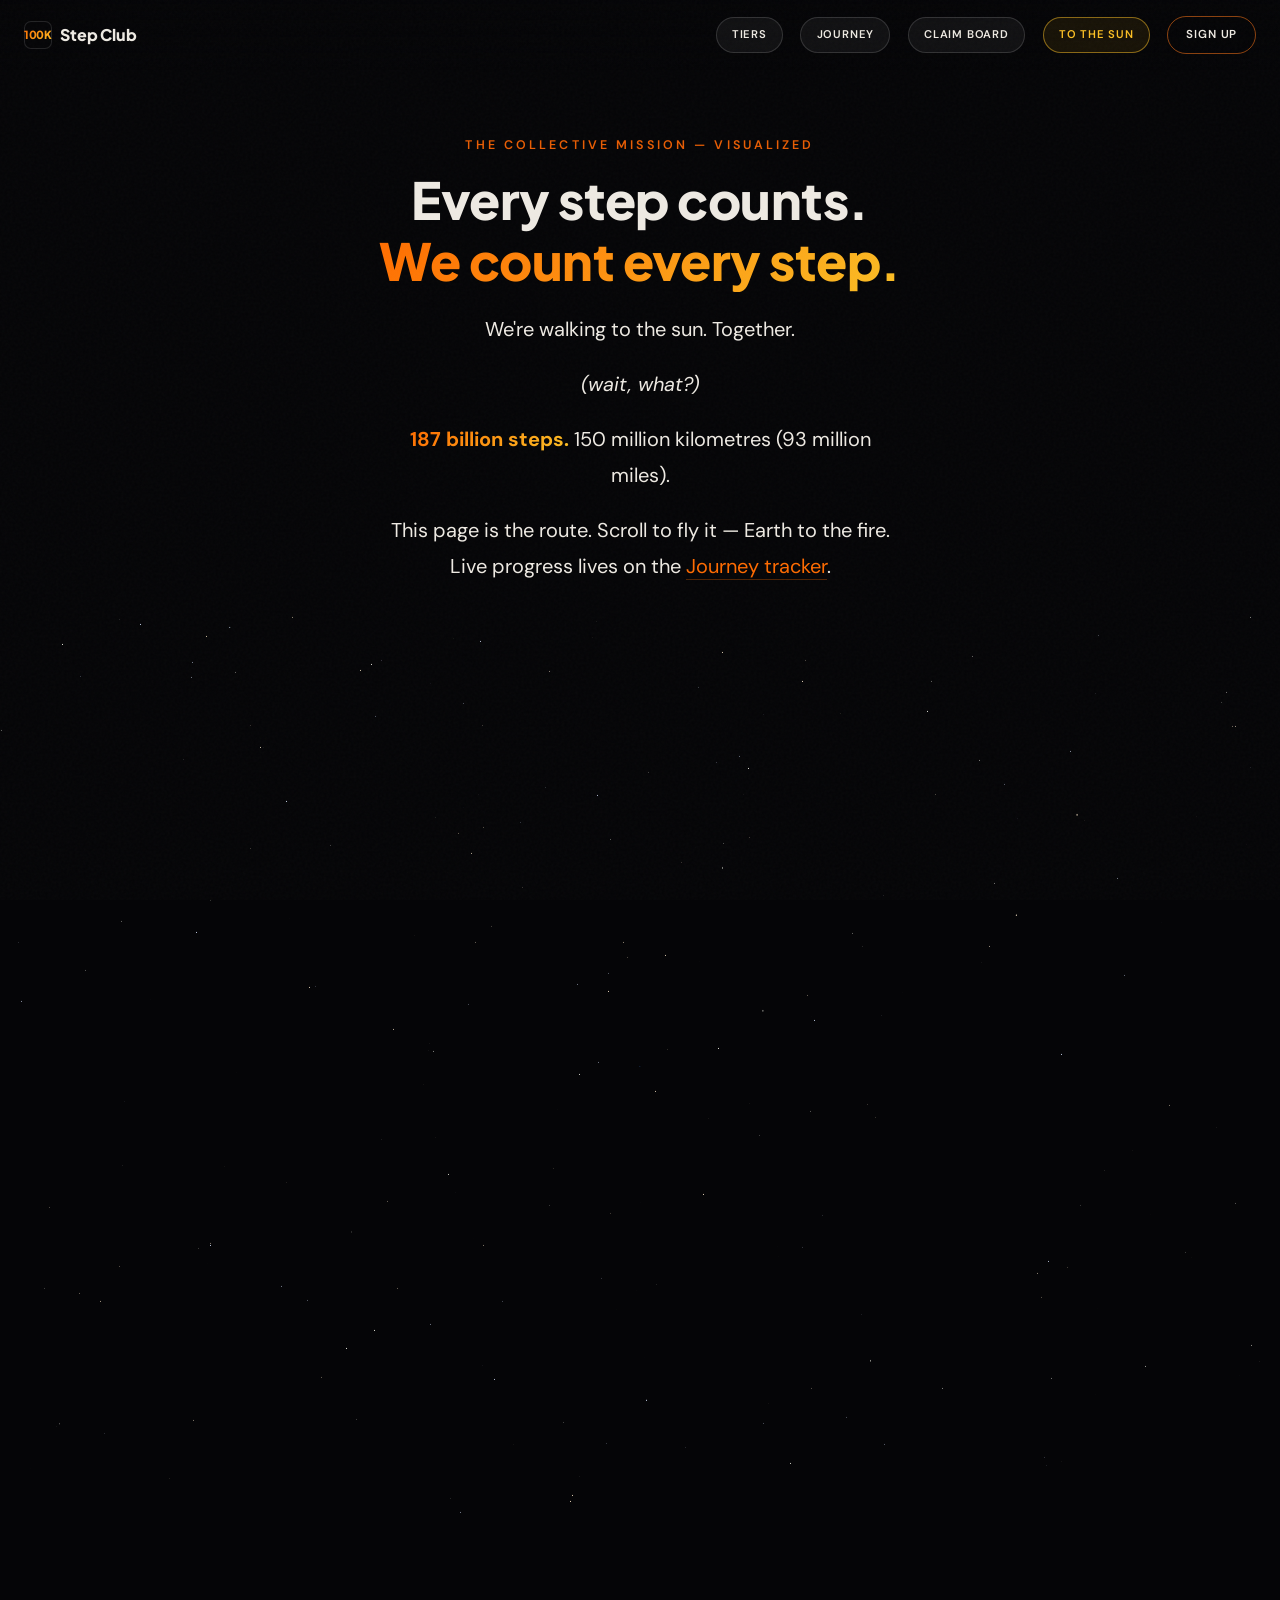
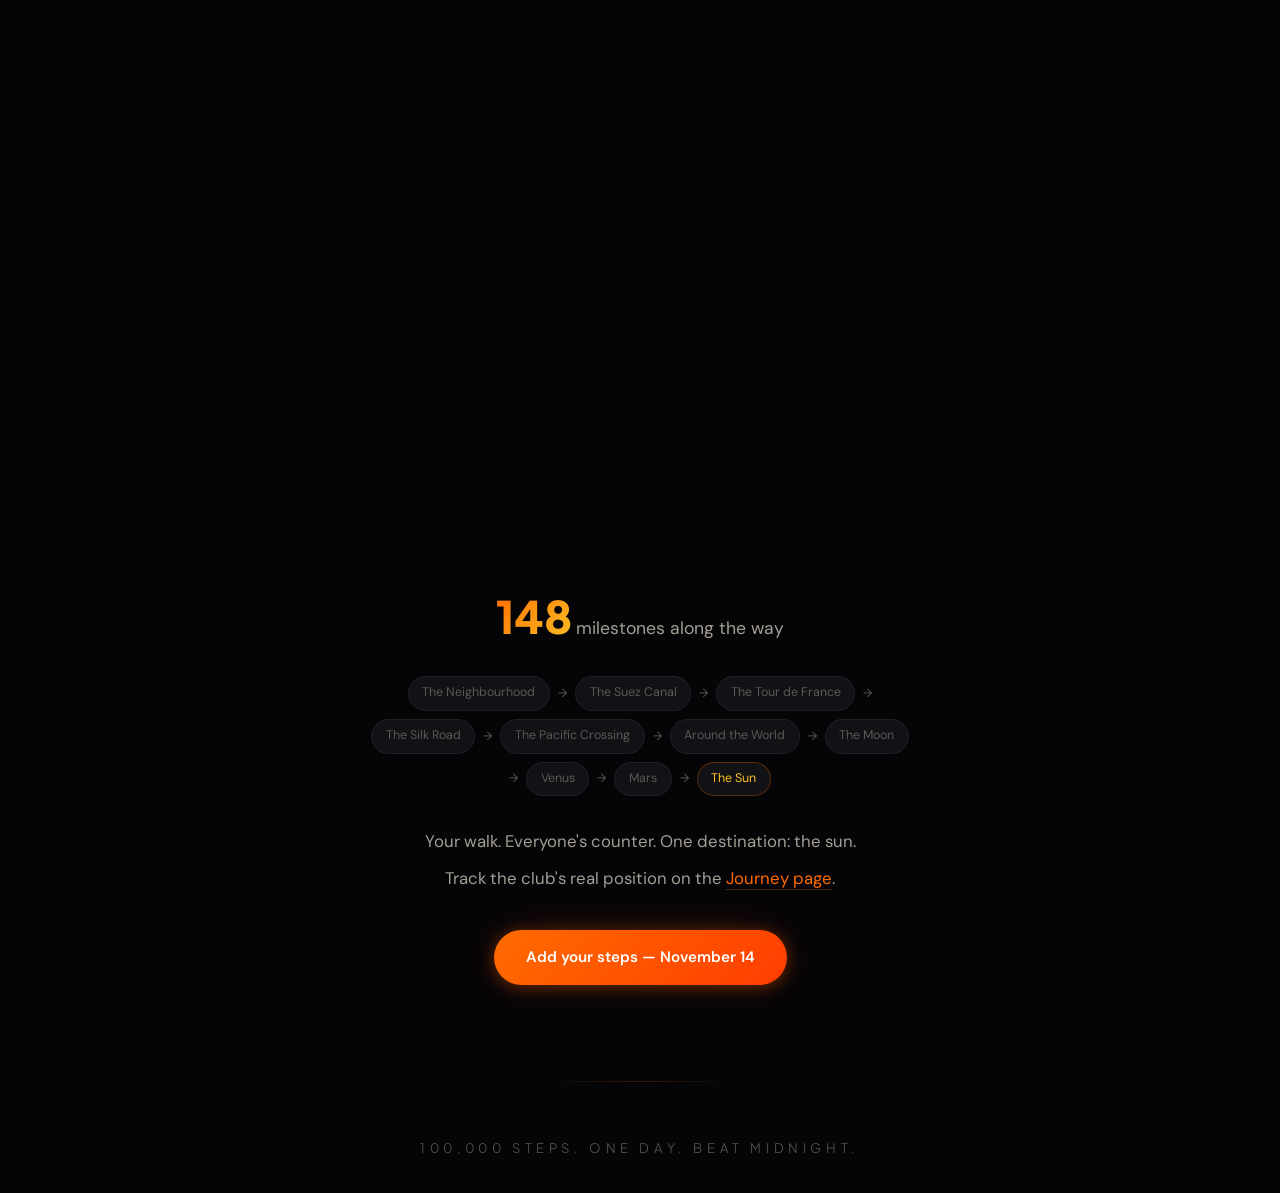
<file: sun.html>
<!DOCTYPE html>
<html lang="en">
<head>
  <meta charset="UTF-8">
  <meta name="viewport" content="width=device-width, initial-scale=1.0, maximum-scale=5.0">
  <title>Walk to the Sun — 100K Step Club</title>
  <meta name="description" content="The 100K Step Club is walking 187 billion steps to the sun. Scroll the whole route — past the Moon, Venus, and Mars, into the fire.">
  <meta property="og:title" content="Walk to the Sun — 100K Step Club">
  <meta property="og:description" content="187 billion steps from Earth to the sun, one verified walk at a time. Scroll the route.">
  <meta property="og:type" content="website">
  <meta name="twitter:card" content="summary_large_image">
  <link rel="icon" type="image/svg+xml" href="/assets/favicon.svg">
  <link rel="icon" type="image/png" sizes="32x32" href="/assets/favicon-32x32.png">
  <link rel="icon" type="image/png" sizes="16x16" href="/assets/favicon-16x16.png">
  <link rel="shortcut icon" href="/assets/favicon.ico">
  <link rel="apple-touch-icon" sizes="180x180" href="/assets/apple-touch-icon.png">
  <link rel="manifest" href="/assets/site.webmanifest">
  <meta name="theme-color" content="#050507">
  <link rel="preconnect" href="https://fonts.googleapis.com">
  <link rel="preconnect" href="https://fonts.gstatic.com" crossorigin>
  <link href="https://fonts.googleapis.com/css2?family=DM+Sans:ital,wght@0,400;0,500;0,600;0,700;1,400&family=DM+Mono:wght@400;500&family=Plus+Jakarta+Sans:wght@300;400;500;600;700;800&display=swap" rel="stylesheet">
  <link rel="stylesheet" href="css/style.css?v=3">
  <link rel="stylesheet" href="css/sun.css?v=1">
</head>
<body>

<canvas id="stars"></canvas>
<div class="grain"></div>
<div class="page">

  <!-- ===== NAV ===== -->
  <nav class="nav">
    <a href="/" class="nav-brand">
      <span class="nav-mark"><span>100K</span></span>
      Step Club
    </a>
    <div class="nav-right">
      <a href="/tiers.html" class="nav-link">Tiers</a>
      <a href="/journey/" class="nav-link">Journey</a>
      <a href="/leaderboard.html" class="nav-link">Claim Board</a>
      <a href="/sun.html" class="nav-link" aria-current="page">To the Sun</a>
      <button type="button" class="nav-menu-btn" id="nav-menu-btn" aria-expanded="false" aria-controls="nav-menu">Menu</button>
      <a href="/#signup" class="nav-cta">Sign Up</a>
    </div>
  </nav>
  <div class="nav-menu" id="nav-menu">
    <a href="/tiers.html">Tiers</a>
    <a href="/journey/">Journey</a>
    <a href="/leaderboard.html">Claim Board</a>
    <a href="/sun.html" aria-current="page">Walk to the Sun</a>
  </div>

  <!-- ===== MISSION INTRO ===== -->
  <section class="section section--mission-intro" id="mission" style="text-align:center">
    <div class="container">
      <p class="eyebrow v">The Collective Mission — Visualized</p>
      <h1 class="mi-title">Every step counts.<br><span class="gr">We count every step.</span></h1>
      <p class="mi-sub">We're walking to the sun. Together.</p>
      <p class="mi-sub"><em>(wait, what?)</em></p>
      <p class="mi-sub"><strong class="gr">187 billion steps.</strong> 150 million kilometres (93 million miles).</p>
      <p class="mi-sub">This page is the route. Scroll to fly it — Earth to the fire. Live progress lives on the <a href="/journey/" class="xlink">Journey tracker</a>.</p>
    </div>
  </section>

  <!-- ===== SPACE JOURNEY VISUALIZER ===== -->
  <section class="space-journey" id="sj">
    <div class="sj-sticky">
      <canvas id="sjCanvas"></canvas>

      <div class="sj-phase" id="sjPhase"></div>

      <!-- Milestones: Earth close-up -->
      <div class="sj-ms" data-trigger="0.015" data-fade="0.02">
        <div class="sj-ms-name">First Steps</div>
        <div class="sj-ms-steps">10K steps</div>
      </div>
      <div class="sj-ms" data-trigger="0.045" data-fade="0.02">
        <div class="sj-ms-name">The Marathon</div>
        <div class="sj-ms-steps">50K steps</div>
      </div>
      <div class="sj-ms" data-trigger="0.075" data-fade="0.02">
        <div class="sj-ms-name">The Camino</div>
        <div class="sj-ms-steps">500K steps</div>
      </div>
      <div class="sj-ms" data-trigger="0.105" data-fade="0.02">
        <div class="sj-ms-name">Route 66</div>
        <div class="sj-ms-steps">5M steps</div>
      </div>

      <!-- Milestones: Earth full view -->
      <div class="sj-ms" data-trigger="0.135" data-fade="0.025">
        <div class="sj-ms-name">Around the World</div>
        <div class="sj-ms-steps">50M steps</div>
      </div>
      <div class="sj-ms" data-trigger="0.165" data-fade="0.025">
        <div class="sj-ms-name">Twice Around</div>
        <div class="sj-ms-steps">100M steps</div>
      </div>

      <!-- Milestones: Leaving Earth -->
      <div class="sj-ms" data-trigger="0.20" data-fade="0.03">
        <div class="sj-ms-name">Satellite Belt</div>
        <div class="sj-ms-steps">225M steps</div>
      </div>
      <div class="sj-ms" data-trigger="0.24" data-fade="0.03">
        <div class="sj-ms-name">One Light-Second</div>
        <div class="sj-ms-steps">375M steps</div>
      </div>
      <div class="sj-ms sj-ms--planet" data-trigger="0.28" data-fade="0.03">
        <div class="sj-ms-name">The Moon</div>
        <div class="sj-ms-steps">480M steps</div>
      </div>

      <!-- Milestones: Deep space -->
      <div class="sj-ms" data-trigger="0.34" data-fade="0.04">
        <div class="sj-ms-name">Deep Space</div>
        <div class="sj-ms-steps">1B steps</div>
      </div>
      <div class="sj-ms" data-trigger="0.41" data-fade="0.04">
        <div class="sj-ms-name">The James Webb</div>
        <div class="sj-ms-steps">1.9B steps</div>
      </div>

      <!-- Milestones: Inner planets -->
      <div class="sj-ms" data-trigger="0.47" data-fade="0.05">
        <div class="sj-ms-name">One Light-Minute</div>
        <div class="sj-ms-steps">22.5B steps</div>
      </div>
      <div class="sj-ms sj-ms--planet sj-ms--dark" data-trigger="0.53" data-fade="0.05">
        <div class="sj-ms-name">Venus</div>
        <div class="sj-ms-steps">48.75B steps</div>
      </div>
      <div class="sj-ms sj-ms--planet sj-ms--dark" data-trigger="0.59" data-fade="0.05">
        <div class="sj-ms-name">Mars</div>
        <div class="sj-ms-steps">68.75B steps</div>
      </div>

      <!-- Milestones: Into the fire -->
      <div class="sj-ms sj-ms--dark" data-trigger="0.66" data-fade="0.05">
        <div class="sj-ms-name">Mercury's Orbit</div>
        <div class="sj-ms-steps">82.5B steps</div>
      </div>
      <div class="sj-ms sj-ms--dark" data-trigger="0.72" data-fade="0.05">
        <div class="sj-ms-name">Halfway to the Sun</div>
        <div class="sj-ms-steps">93.5B steps</div>
      </div>

      <!-- Milestones: Final approach -->
      <div class="sj-ms sj-ms--dark" data-trigger="0.80" data-fade="0.05">
        <div class="sj-ms-name">The Sunlight Mark</div>
        <div class="sj-ms-steps">150B steps</div>
      </div>
      <div class="sj-ms sj-ms--dark" data-trigger="0.85" data-fade="0.04">
        <div class="sj-ms-name">The Final Billion</div>
        <div class="sj-ms-steps">186B steps</div>
      </div>

      <!-- Finale -->
      <div class="sj-finale" id="sjFinale">
        <div class="sj-finale-num">187 Billion</div>
        <div class="sj-finale-label">steps to the sun</div>
      </div>

      <div class="sj-counter" id="sjCo">
        <div class="sj-counter-num" id="sjNum">0 steps</div>
        <div class="sj-counter-label">Collective Journey</div>
      </div>
    </div>
  </section>

  <!-- ===== MISSION CLOSE ===== -->
  <section class="section section--mission-close">
    <div class="container" style="text-align:center; max-width:540px">
      <p class="mi-close-num"><span class="gr-text">148</span> milestones along the way</p>
      <div class="mi-pills">
        <span class="mi-pill">The Neighbourhood</span>
        <span class="mi-arrow">&rarr;</span>
        <span class="mi-pill">The Suez Canal</span>
        <span class="mi-arrow">&rarr;</span>
        <span class="mi-pill">The Tour de France</span>
        <span class="mi-arrow">&rarr;</span>
        <span class="mi-pill">The Silk Road</span>
        <span class="mi-arrow">&rarr;</span>
        <span class="mi-pill">The Pacific Crossing</span>
        <span class="mi-arrow">&rarr;</span>
        <span class="mi-pill">Around the World</span>
        <span class="mi-arrow">&rarr;</span>
        <span class="mi-pill">The Moon</span>
        <span class="mi-arrow">&rarr;</span>
        <span class="mi-pill">Venus</span>
        <span class="mi-arrow">&rarr;</span>
        <span class="mi-pill">Mars</span>
        <span class="mi-arrow">&rarr;</span>
        <span class="mi-pill mi-pill--sun">The Sun</span>
      </div>
      <p class="mi-close-body">Your walk. Everyone's counter. One destination: the sun.</p>
      <p class="mi-close-body" style="margin-top:.6rem">Track the club's real position on the <a href="/journey/" class="xlink">Journey page</a>.</p>
      <div style="margin-top:2.4rem">
        <a href="/#signup" class="btn btn-p"><span>Add your steps — November 14</span></a>
      </div>
    </div>
  </section>

  <!-- ===== FOOTER ===== -->
  <footer class="footer">
    <p class="f-motto">100,000 steps. One day. Beat Midnight.</p>
  </footer>

</div>

<script src="js/three.min.js"></script>
<script src="js/main.js?v=20260926"></script>
<script src="js/space-journey.js"></script>
</body>
</html>
</file>
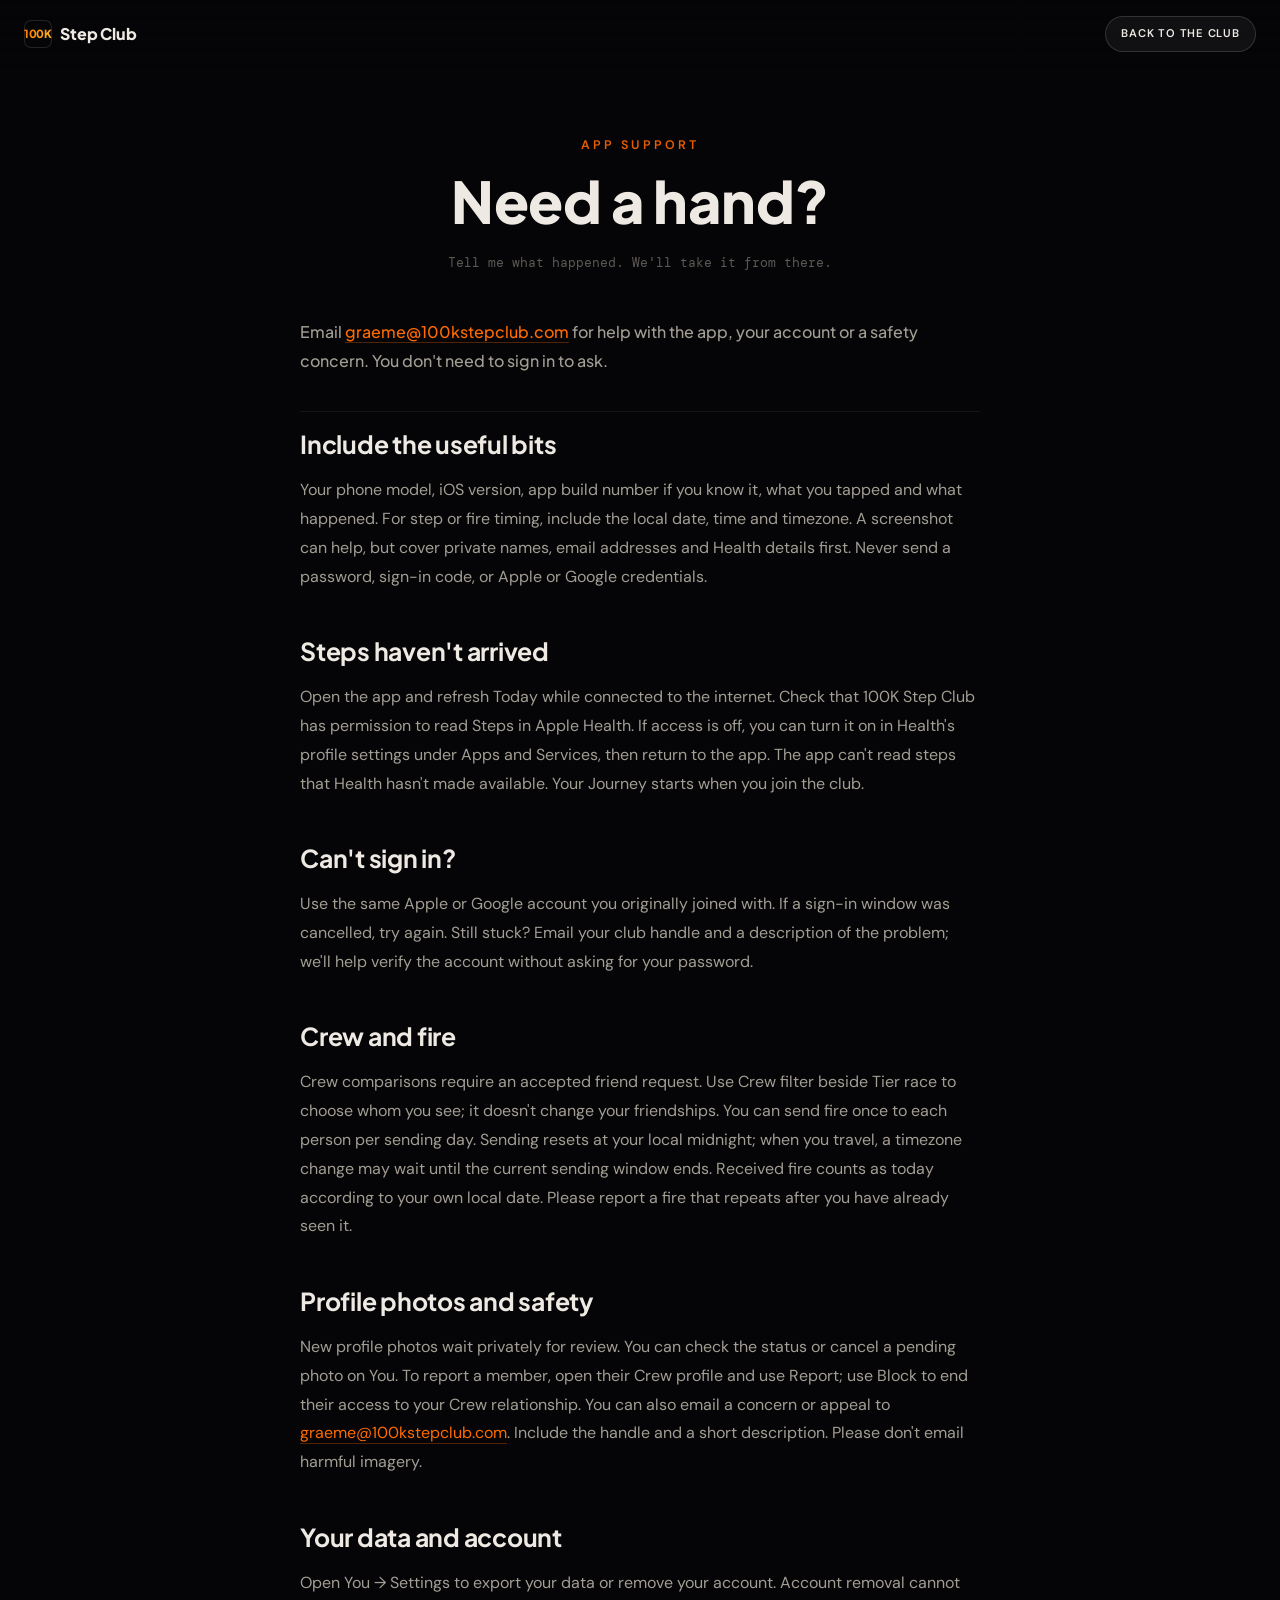
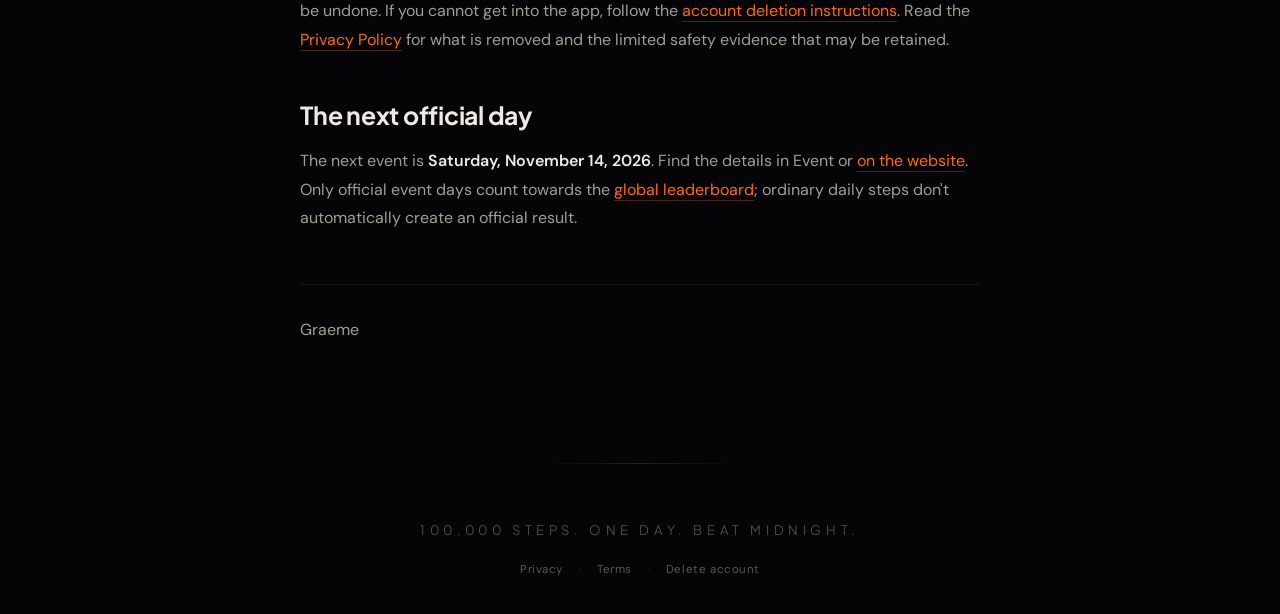
<file: support.html>
<!DOCTYPE html>
<html lang="en">
<head>
  <meta charset="UTF-8">
  <meta name="viewport" content="width=device-width, initial-scale=1.0, maximum-scale=5.0">
  <title>App Support — 100K Step Club</title>
  <meta name="description" content="Help with 100K Step Club sign-in, step syncing, Crew, profile photos and account data. Contact Graeme directly.">
  <link rel="canonical" href="https://100kstepclub.com/support">
  <link rel="icon" type="image/svg+xml" href="/assets/favicon.svg">
  <meta name="theme-color" content="#050507">
  <link rel="preconnect" href="https://fonts.googleapis.com">
  <link rel="preconnect" href="https://fonts.gstatic.com" crossorigin>
  <link href="https://fonts.googleapis.com/css2?family=DM+Sans:wght@400;500;600;700&family=DM+Mono:wght@400;500&family=Plus+Jakarta+Sans:wght@400;600;700;800&display=swap" rel="stylesheet">
  <link rel="stylesheet" href="/css/style.css?v=3">
  <link rel="stylesheet" href="/css/legal.css?v=1">
</head>
<body>
<div class="page">
  <nav class="nav" aria-label="Main navigation">
    <a href="/" class="nav-brand"><span class="nav-mark"><span>100K</span></span> Step Club</a>
    <a href="/" class="nav-link">Back to the club</a>
  </nav>
  <header class="legal-hero">
    <p class="eyebrow v">App support</p>
    <h1 class="section-title v">Need a hand?</h1>
    <p class="legal-meta">Tell me what happened. We'll take it from there.</p>
  </header>
  <main class="legal section">
    <div class="container">
      <p class="legal-lead">Email <a href="mailto:graeme@100kstepclub.com?subject=100K%20Step%20Club%20app%20help">graeme@100kstepclub.com</a> for help with the app, your account or a safety concern. You don't need to sign in to ask.</p>
      <h2>Include the useful bits</h2>
      <p>Your phone model, iOS version, app build number if you know it, what you tapped and what happened. For step or fire timing, include the local date, time and timezone. A screenshot can help, but cover private names, email addresses and Health details first. Never send a password, sign-in code, or Apple or Google credentials.</p>
      <h2>Steps haven't arrived</h2>
      <p>Open the app and refresh Today while connected to the internet. Check that 100K Step Club has permission to read Steps in Apple Health. If access is off, you can turn it on in Health's profile settings under Apps and Services, then return to the app. The app can't read steps that Health hasn't made available. Your Journey starts when you join the club.</p>
      <h2>Can't sign in?</h2>
      <p>Use the same Apple or Google account you originally joined with. If a sign-in window was cancelled, try again. Still stuck? Email your club handle and a description of the problem; we'll help verify the account without asking for your password.</p>
      <h2>Crew and fire</h2>
      <p>Crew comparisons require an accepted friend request. Use Crew filter beside Tier race to choose whom you see; it doesn't change your friendships. You can send fire once to each person per sending day. Sending resets at your local midnight; when you travel, a timezone change may wait until the current sending window ends. Received fire counts as today according to your own local date. Please report a fire that repeats after you have already seen it.</p>
      <h2>Profile photos and safety</h2>
      <p>New profile photos wait privately for review. You can check the status or cancel a pending photo on You. To report a member, open their Crew profile and use Report; use Block to end their access to your Crew relationship. You can also email a concern or appeal to <a href="mailto:graeme@100kstepclub.com?subject=100K%20Step%20Club%20safety">graeme@100kstepclub.com</a>. Include the handle and a short description. Please don't email harmful imagery.</p>
      <h2>Your data and account</h2>
      <p>Open You → Settings to export your data or remove your account. Account removal cannot be undone. If you cannot get into the app, follow the <a href="/delete-account">account deletion instructions</a>. Read the <a href="/privacy">Privacy Policy</a> for what is removed and the limited safety evidence that may be retained.</p>
      <h2>The next official day</h2>
      <p>The next event is <strong>Saturday, November 14, 2026</strong>. Find the details in Event or <a href="/#signup">on the website</a>. Only official event days count towards the <a href="/leaderboard.html">global leaderboard</a>; ordinary daily steps don't automatically create an official result.</p>
      <div class="legal-signoff"><p>Graeme</p></div>
    </div>
  </main>
  <footer class="footer">
    <p class="f-motto">100,000 steps. One day. Beat Midnight.</p>
    <div class="f-legal"><a href="/privacy">Privacy</a><span class="f-sep" aria-hidden="true">&middot;</span><a href="/terms">Terms</a><span class="f-sep" aria-hidden="true">&middot;</span><a href="/delete-account">Delete account</a></div>
  </footer>
</div>
</body>
</html>
</file>
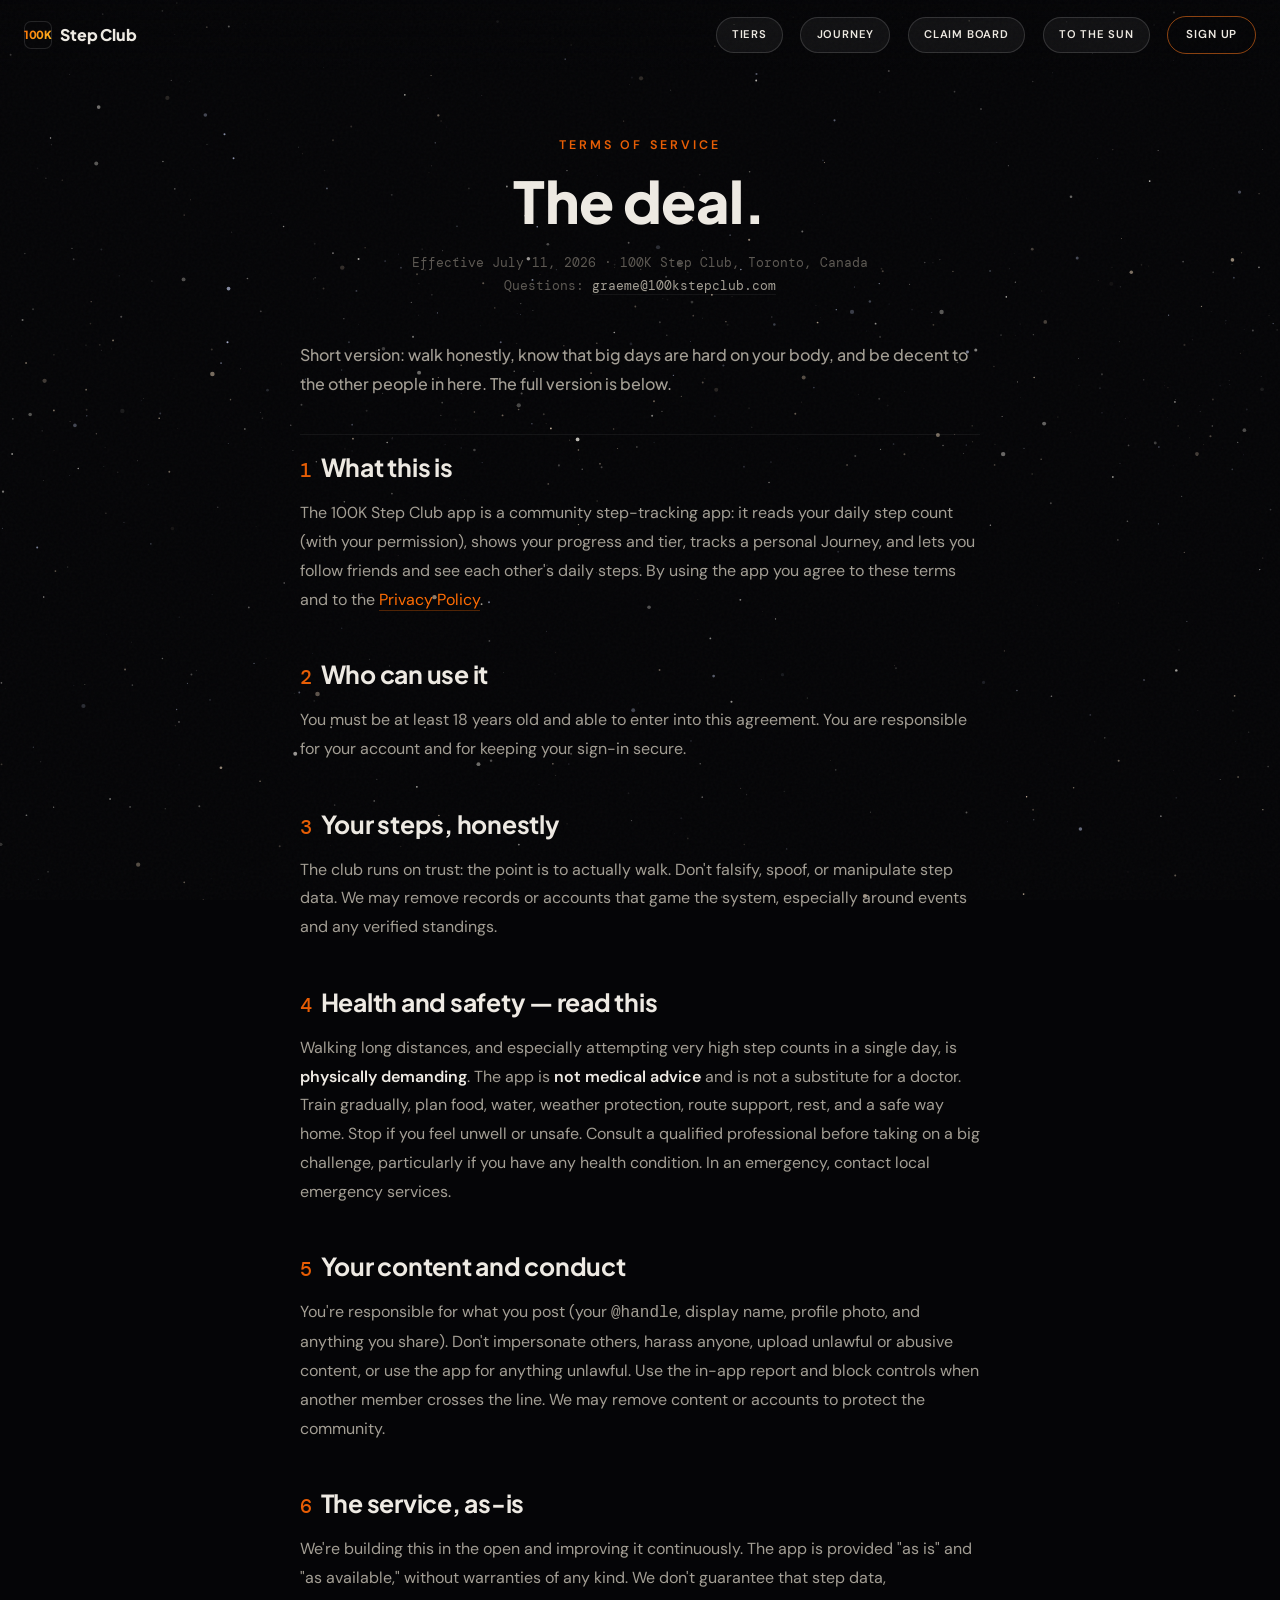
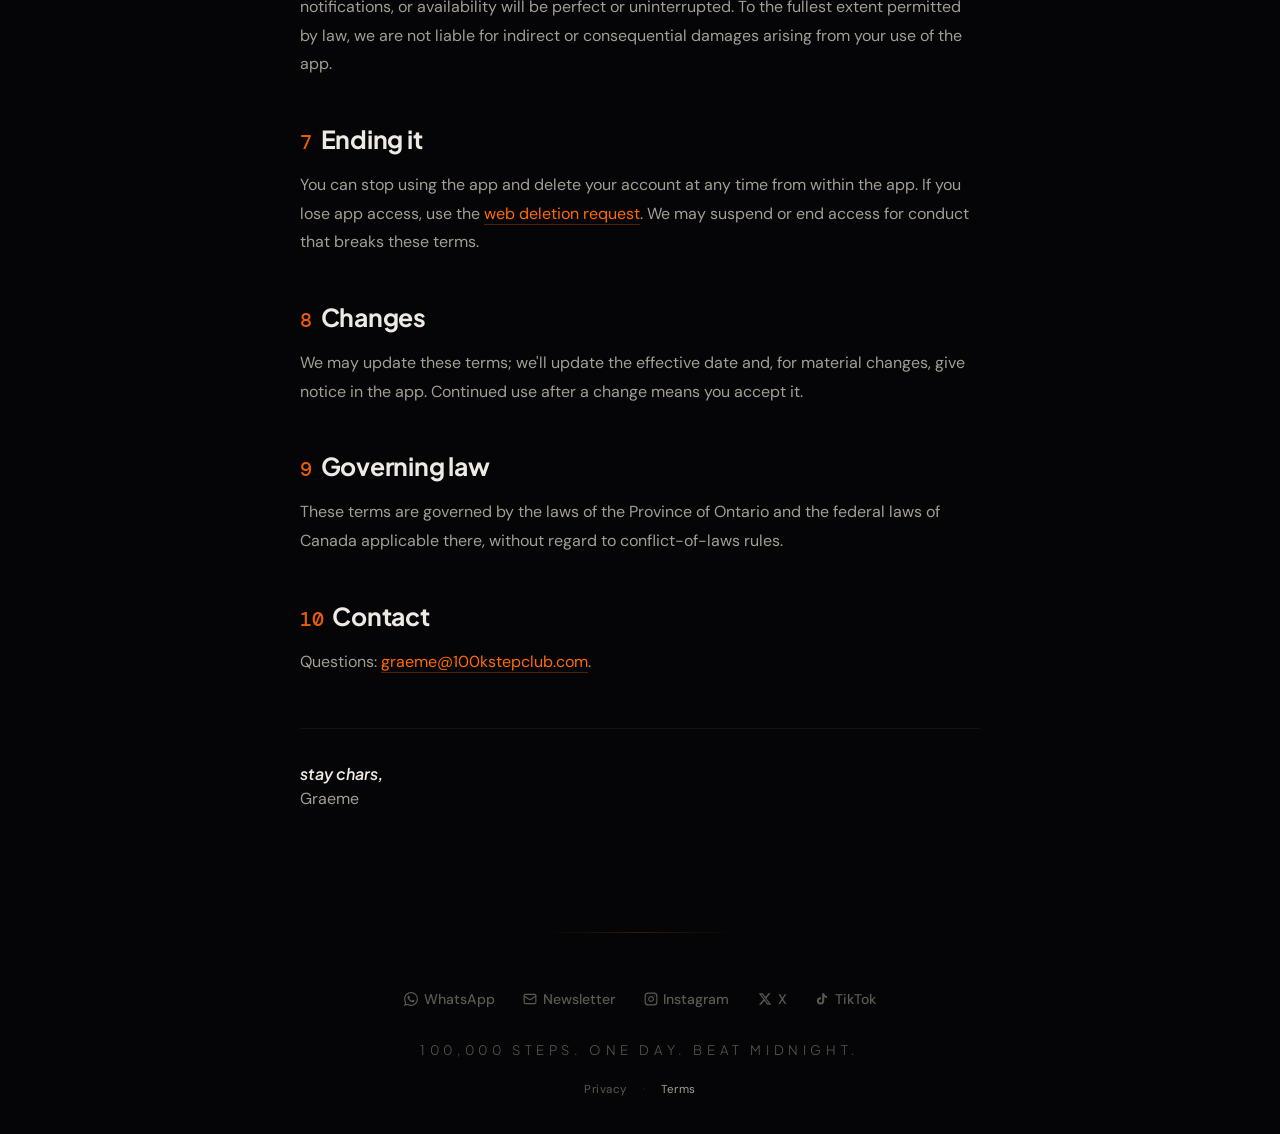
<file: terms.html>
<!DOCTYPE html>
<html lang="en">
<head>
  <meta charset="UTF-8">
  <meta name="viewport" content="width=device-width, initial-scale=1.0, maximum-scale=5.0">
  <title>Terms of Service — 100K Step Club</title>
  <meta name="description" content="The terms for using the 100K Step Club app: walk honestly, know the health risks, be decent to other members. Governed by the laws of Ontario, Canada.">
  <meta property="og:title" content="Terms of Service — 100K Step Club">
  <meta property="og:description" content="Walk honestly. Know the risks. Be decent. The deal for using the 100K Step Club app.">
  <meta property="og:type" content="website">
  <meta name="robots" content="index, follow">
  <link rel="canonical" href="https://100kstepclub.com/terms">
  <link rel="icon" type="image/svg+xml" href="/assets/favicon.svg">
  <link rel="icon" type="image/png" sizes="32x32" href="/assets/favicon-32x32.png">
  <link rel="icon" type="image/png" sizes="16x16" href="/assets/favicon-16x16.png">
  <link rel="shortcut icon" href="/assets/favicon.ico">
  <link rel="apple-touch-icon" sizes="180x180" href="/assets/apple-touch-icon.png">
  <link rel="manifest" href="/assets/site.webmanifest">
  <meta name="theme-color" content="#050507">
  <link rel="preconnect" href="https://fonts.googleapis.com">
  <link rel="preconnect" href="https://fonts.gstatic.com" crossorigin>
  <link href="https://fonts.googleapis.com/css2?family=DM+Sans:ital,wght@0,400;0,500;0,600;0,700;1,400&family=DM+Mono:wght@400;500&family=Plus+Jakarta+Sans:wght@300;400;500;600;700;800&display=swap" rel="stylesheet">
  <link rel="stylesheet" href="/css/style.css?v=3">
  <link rel="stylesheet" href="/css/legal.css?v=1">
</head>
<body>

<canvas id="stars"></canvas>
<div class="grain"></div>
<div class="page">

  <!-- ===== NAV ===== -->
  <nav class="nav">
    <a href="/" class="nav-brand">
      <span class="nav-mark"><span>100K</span></span>
      Step Club
    </a>
    <div class="nav-right">
      <a href="/tiers.html" class="nav-link">Tiers</a>
      <a href="/journey/" class="nav-link">Journey</a>
      <a href="/leaderboard.html" class="nav-link">Claim Board</a>
      <a href="/sun.html" class="nav-link">To the Sun</a>
      <button type="button" class="nav-menu-btn" id="nav-menu-btn" aria-expanded="false" aria-controls="nav-menu">Menu</button>
      <a href="/#signup" class="nav-cta">Sign Up</a>
    </div>
  </nav>
  <div class="nav-menu" id="nav-menu">
    <a href="/tiers.html">Tiers</a>
    <a href="/journey/">Journey</a>
    <a href="/leaderboard.html">Claim Board</a>
    <a href="/sun.html">Walk to the Sun</a>
  </div>

  <!-- ===== HEADER ===== -->
  <header class="legal-hero">
    <p class="eyebrow v">Terms of Service</p>
    <h1 class="section-title v">The deal.</h1>
    <p class="legal-meta">
      Effective July 11, 2026 &middot; 100K Step Club, Toronto, Canada<br>
      Questions: <a href="mailto:graeme@100kstepclub.com">graeme@100kstepclub.com</a>
    </p>
  </header>

  <!-- ===== BODY ===== -->
  <article class="legal section">
    <div class="container">

      <p class="legal-lead">Short version: walk honestly, know that big days are hard on your body, and be decent to the other people in here. The full version is below.</p>

      <h2><span class="legal-h-num">1</span>What this is</h2>
      <p>The 100K Step Club app is a community step-tracking app: it reads your daily step count (with your permission), shows your progress and tier, tracks a personal Journey, and lets you follow friends and see each other's daily steps. By using the app you agree to these terms and to the <a href="/privacy">Privacy Policy</a>.</p>

      <h2><span class="legal-h-num">2</span>Who can use it</h2>
      <p>You must be at least 18 years old and able to enter into this agreement. You are responsible for your account and for keeping your sign-in secure.</p>

      <h2><span class="legal-h-num">3</span>Your steps, honestly</h2>
      <p>The club runs on trust: the point is to actually walk. Don't falsify, spoof, or manipulate step data. We may remove records or accounts that game the system, especially around events and any verified standings.</p>

      <h2><span class="legal-h-num">4</span>Health and safety — read this</h2>
      <p>Walking long distances, and especially attempting very high step counts in a single day, is <strong>physically demanding</strong>. The app is <strong>not medical advice</strong> and is not a substitute for a doctor. Train gradually, plan food, water, weather protection, route support, rest, and a safe way home. Stop if you feel unwell or unsafe. Consult a qualified professional before taking on a big challenge, particularly if you have any health condition. In an emergency, contact local emergency services.</p>

      <h2><span class="legal-h-num">5</span>Your content and conduct</h2>
      <p>You're responsible for what you post (your <code>@handle</code>, display name, profile photo, and anything you share). Don't impersonate others, harass anyone, upload unlawful or abusive content, or use the app for anything unlawful. Use the in-app report and block controls when another member crosses the line. We may remove content or accounts to protect the community.</p>

      <h2><span class="legal-h-num">6</span>The service, as-is</h2>
      <p>We're building this in the open and improving it continuously. The app is provided "as is" and "as available," without warranties of any kind. We don't guarantee that step data, notifications, or availability will be perfect or uninterrupted. To the fullest extent permitted by law, we are not liable for indirect or consequential damages arising from your use of the app.</p>

      <h2><span class="legal-h-num">7</span>Ending it</h2>
      <p>You can stop using the app and delete your account at any time from within the app. If you lose app access, use the <a href="/delete-account">web deletion request</a>. We may suspend or end access for conduct that breaks these terms.</p>

      <h2><span class="legal-h-num">8</span>Changes</h2>
      <p>We may update these terms; we'll update the effective date and, for material changes, give notice in the app. Continued use after a change means you accept it.</p>

      <h2><span class="legal-h-num">9</span>Governing law</h2>
      <p>These terms are governed by the laws of the Province of Ontario and the federal laws of Canada applicable there, without regard to conflict-of-laws rules.</p>

      <h2><span class="legal-h-num">10</span>Contact</h2>
      <p>Questions: <a href="mailto:graeme@100kstepclub.com">graeme@100kstepclub.com</a>.</p>

      <div class="legal-signoff">
        <p class="chars">stay chars,</p>
        <p>Graeme</p>
      </div>

    </div>
  </article>

  <!-- ===== FOOTER ===== -->
  <footer class="footer">
    <div class="f-links">
      <a href="https://chat.whatsapp.com/DuDpslY1AtP20JuU4vUl6X?mode=gi_t" target="_blank" rel="noopener noreferrer">
        <svg viewBox="0 0 24 24" fill="currentColor" width="14" height="14"><path d="M17.472 14.382c-.297-.149-1.758-.867-2.03-.967-.273-.099-.471-.148-.67.15-.197.297-.767.966-.94 1.164-.173.199-.347.223-.644.075-.297-.15-1.255-.463-2.39-1.475-.883-.788-1.48-1.761-1.653-2.059-.173-.297-.018-.458.13-.606.134-.133.298-.347.446-.52.149-.174.198-.298.298-.497.099-.198.05-.371-.025-.52-.075-.149-.669-1.612-.916-2.207-.242-.579-.487-.5-.669-.51-.173-.008-.371-.01-.57-.01-.198 0-.52.074-.792.372-.272.297-1.04 1.016-1.04 2.479 0 1.462 1.065 2.875 1.213 3.074.149.198 2.096 3.2 5.077 4.487.709.306 1.262.489 1.694.625.712.227 1.36.195 1.871.118.571-.085 1.758-.719 2.006-1.413.248-.694.248-1.289.173-1.413-.074-.124-.272-.198-.57-.347m-5.421 7.403h-.004a9.87 9.87 0 0 1-5.031-1.378l-.361-.214-3.741.982.998-3.648-.235-.374a9.86 9.86 0 0 1-1.51-5.26c.001-5.45 4.436-9.884 9.888-9.884 2.64 0 5.122 1.03 6.988 2.898a9.825 9.825 0 0 1 2.893 6.994c-.003 5.45-4.437 9.884-9.885 9.884m8.413-18.297A11.815 11.815 0 0 0 12.05 0C5.495 0 .16 5.335.157 11.892c0 2.096.547 4.142 1.588 5.945L.057 24l6.305-1.654a11.882 11.882 0 0 0 5.683 1.448h.005c6.554 0 11.89-5.335 11.893-11.893a11.821 11.821 0 0 0-3.48-8.413"/></svg>
        WhatsApp
      </a>
      <a href="https://substack.com/@100kstepclub" target="_blank" rel="noopener noreferrer">
        <svg viewBox="0 0 24 24" fill="none" stroke="currentColor" stroke-width="2" stroke-linecap="round" stroke-linejoin="round" width="14" height="14"><rect x="2" y="4" width="20" height="16" rx="2"/><path d="m22 7-8.97 5.7a1.94 1.94 0 0 1-2.06 0L2 7"/></svg>
        Newsletter
      </a>
      <a href="https://instagram.com/100kstepclub" target="_blank" rel="noopener noreferrer">
        <svg viewBox="0 0 24 24" fill="none" stroke="currentColor" stroke-width="2" stroke-linecap="round" stroke-linejoin="round" width="14" height="14"><rect x="2" y="2" width="20" height="20" rx="5"/><path d="M16 11.37A4 4 0 1 1 12.63 8 4 4 0 0 1 16 11.37z"/><line x1="17.5" y1="6.5" x2="17.51" y2="6.5"/></svg>
        Instagram
      </a>
      <a href="https://x.com/100kstepclub" target="_blank" rel="noopener noreferrer">
        <svg viewBox="0 0 24 24" fill="currentColor" width="14" height="14"><path d="M18.244 2.25h3.308l-7.227 8.26 8.502 11.24H16.17l-5.214-6.817L4.99 21.75H1.68l7.73-8.835L1.254 2.25H8.08l4.713 6.231zm-1.161 17.52h1.833L7.084 4.126H5.117z"/></svg>
        X
      </a>
      <a href="https://www.tiktok.com/@100kstepclub" target="_blank" rel="noopener noreferrer">
        <svg viewBox="0 0 24 24" fill="currentColor" width="14" height="14"><path d="M19.59 6.69a4.83 4.83 0 0 1-3.77-4.25V2h-3.45v13.67a2.89 2.89 0 0 1-2.88 2.5 2.89 2.89 0 0 1-2.89-2.89 2.89 2.89 0 0 1 2.89-2.89c.28 0 .54.04.79.1v-3.5a6.37 6.37 0 0 0-.79-.05A6.34 6.34 0 0 0 3.15 15a6.34 6.34 0 0 0 6.34 6.34 6.34 6.34 0 0 0 6.34-6.34V8.7a8.18 8.18 0 0 0 4.76 1.52v-3.4a4.85 4.85 0 0 1-1-.13z"/></svg>
        TikTok
      </a>
    </div>
    <p class="f-motto">100,000 steps. One day. Beat Midnight.</p>
    <div class="f-legal">
      <a href="/privacy">Privacy</a>
      <span class="f-sep" aria-hidden="true">&middot;</span>
      <a href="/terms" aria-current="page">Terms</a>
    </div>
  </footer>

</div>

<script src="/js/main.js?v=20260926"></script>
</body>
</html>
</file>
<file: css/style.css>
/* ========================================================
   100K STEP CLUB — V3
   Dark, moody, ember accents. Mobile-first.
   One job above the fold: sign up for November 14.
   Tokens mirror design/DESIGN.md — change there first.
   ======================================================== */

/* ----- Reset & Tokens ----- */

*, *::before, *::after {
  margin: 0;
  padding: 0;
  box-sizing: border-box;
}

:root {
  /* Surfaces */
  --bg:       #050507;
  --surface:  #0a0a0f;
  --raised:   #111116;
  --border:   rgba(255, 255, 255, .06);
  --border-quiet: rgba(255, 255, 255, .035);
  --card-bg:  rgba(5, 5, 7, .75);
  --card-bg-hover: rgba(5, 5, 7, .82);
  --nav-bg:   rgba(5, 5, 7, .92);
  --input-bg: rgba(255, 255, 255, .02);

  /* Text */
  --text:     #eeeae3;
  --text-mid: #a39e94;
  --text-dim: #5c5852;

  /* Radiation system — orange acts, amber glows */
  --ember:    #e85d04;
  --fire:     #ff6b00;
  --fire-hot: #ff3d00;
  --fire-mid: #ffab40;
  --warm:     #fbbf24;

  /* Tier semantics — never generic accents */
  --tier-g: #FBBF24;
  --tier-b: #60a5fa;
  --tier-e: #10B981;
  --tier-o: #D4602E;
  --tier-p: #7044B8;
  --tier-w: #eeeae3;

  /* Glow shadows (the brand has no neutral shadow system) */
  --glow-btn:       0 2px 16px rgba(255,107,0,.35), 0 0 40px rgba(255,61,0,.15);
  --glow-btn-hover: 0 6px 24px rgba(255,107,0,.45), 0 16px 56px rgba(255,107,0,.25);
  --shadow-card-hover: 0 4px 20px rgba(0,0,0,.3); /* the one allowed neutral */

  /* Type */
  --sans:    'DM Sans', -apple-system, system-ui, sans-serif;
  --display: 'Plus Jakarta Sans', sans-serif;
  --mono:    'DM Mono', monospace;

  /* Motion */
  --ease-out:    cubic-bezier(.16, 1, .3, 1);
  --ease-spring: cubic-bezier(.34, 1.56, .64, 1);

  --container: min(90%, 680px);
}

html {
  -webkit-font-smoothing: antialiased;
  -moz-osx-font-smoothing: grayscale;
  scroll-behavior: smooth;
}

/* Anchored targets clear the fixed nav */
section[id], .tier-block[id], header[id] {
  scroll-margin-top: 4.5rem;
}

body {
  background: var(--bg);
  color: var(--text);
  font-family: var(--sans);
  font-size: 16px;
  line-height: 1.6;
  overflow-x: hidden;
}

img { max-width: 100%; display: block; }
a { color: inherit; }

.container {
  width: var(--container);
  margin: 0 auto;
}

/* ----- Star field + grain ----- */

#stars {
  position: fixed;
  inset: 0;
  z-index: 0;
  pointer-events: none;
}

.grain {
  position: fixed;
  inset: 0;
  pointer-events: none;
  z-index: 9998;
  opacity: .028;
  background-image: url("data:image/svg+xml,%3Csvg viewBox='0 0 512 512' xmlns='http://www.w3.org/2000/svg'%3E%3Cfilter id='n'%3E%3CfeTurbulence type='fractalNoise' baseFrequency='0.65' numOctaves='4' stitchTiles='stitch'/%3E%3C/filter%3E%3Crect width='100%25' height='100%25' filter='url(%23n)'/%3E%3C/svg%3E");
}

.page {
  position: relative;
  z-index: 1;
}

/* ----- Shared section styles ----- */

.section {
  padding: clamp(4.5rem, 11vw, 7.5rem) 1.5rem;
  position: relative;
}

.eyebrow {
  font-family: var(--sans);
  font-size: .78rem;
  font-weight: 600;
  letter-spacing: .25em;
  text-transform: uppercase;
  color: var(--ember);
  margin-bottom: .8rem;
  opacity: 0;
  transform: translateY(16px);
  transition: opacity .6s ease, transform .6s ease;
}

.eyebrow.v { opacity: 1; transform: translateY(0); }

.section-title {
  font-family: var(--display);
  font-weight: 800;
  font-size: clamp(2rem, 6vw, 3.2rem);
  letter-spacing: -.01em;
  line-height: 1.12;
  margin-bottom: 1.6rem;
  opacity: 0;
  transform: translateY(16px);
  transition: opacity .6s ease .08s, transform .6s ease .08s;
}

.section-title.v { opacity: 1; transform: translateY(0); }

.section-sub {
  color: var(--text-mid);
  font-size: 1.05rem;
  margin-top: -.75rem;
  margin-bottom: 2.2rem;
  opacity: 0;
  transform: translateY(12px);
  transition: opacity .6s ease .14s, transform .6s ease .14s;
}

.section-sub.v { opacity: 1; transform: translateY(0); }

/* Gradient text utility — fire → warm, the workhorse */
.gr {
  background: linear-gradient(135deg, var(--fire), var(--warm));
  -webkit-background-clip: text;
  background-clip: text;
  -webkit-text-fill-color: transparent;
}

/* Section divider — thin line of glow, never a hard rule */
.divider {
  width: min(200px, 30%);
  height: 1px;
  margin: 0 auto;
  background: linear-gradient(90deg, transparent, rgba(255,107,0,.2), transparent);
}

/* Placeholder slots — Graeme fills these. Loud on purpose. */
.ph {
  border: 1.5px dashed rgba(251,191,36,.45);
  border-radius: 14px;
  background: rgba(251,191,36,.04);
  color: var(--warm);
  position: relative;
}

.ph::before {
  content: 'PLACEHOLDER';
  position: absolute;
  top: .5rem;
  right: .7rem;
  font-family: var(--mono);
  font-size: .58rem;
  letter-spacing: .18em;
  color: rgba(251,191,36,.7);
}

/* ========================================================
   NAV
   ======================================================== */

.nav {
  position: fixed;
  top: 0;
  left: 0;
  right: 0;
  z-index: 100;
  display: flex;
  align-items: center;
  justify-content: space-between;
  padding: 1rem 1.5rem;
  background: linear-gradient(to bottom, rgba(5,5,7,.85), rgba(5,5,7,0));
}

.nav-brand {
  font-family: var(--display);
  font-weight: 800;
  font-size: 1rem;
  letter-spacing: -.01em;
  color: var(--text);
  display: flex;
  align-items: center;
  gap: .5rem;
  text-decoration: none;
  white-space: nowrap;
}

.nav-mark {
  display: inline-flex;
  align-items: center;
  justify-content: center;
  width: 28px;
  height: 28px;
  border-radius: 7px;
  background: var(--bg);
  border: 1px solid rgba(255,255,255,.12);
  font-size: .7rem;
  font-weight: 800;
}

.nav-mark > span {
  background: linear-gradient(135deg, var(--fire), var(--warm));
  -webkit-background-clip: text;
  background-clip: text;
  -webkit-text-fill-color: transparent;
}

.nav-right {
  display: flex;
  align-items: center;
  gap: 1.1rem;
}

.nav-link {
  font-family: var(--sans);
  font-size: .7rem;
  font-weight: 600;
  letter-spacing: .07em;
  text-transform: uppercase;
  color: var(--text);
  text-decoration: none;
  padding: .5rem .95rem;
  border-radius: 100px;
  background: rgba(255,255,255,.05);
  border: 1px solid rgba(255,255,255,.14);
  transition: color .25s var(--ease-out), border-color .25s var(--ease-out), background .25s var(--ease-out);
  white-space: nowrap;
}

.nav-link:hover {
  color: var(--warm);
  border-color: rgba(251,191,36,.45);
  background: rgba(255,107,0,.08);
}

.nav-link[aria-current="page"] {
  color: var(--warm);
  border-color: rgba(251,191,36,.5);
  background: rgba(251,191,36,.08);
}

/* Mobile menu — discovery without crowding the bar */
.nav-menu-btn {
  display: none;
  font-family: var(--sans);
  font-size: .7rem;
  font-weight: 600;
  letter-spacing: .07em;
  text-transform: uppercase;
  color: var(--text);
  padding: .5rem .95rem;
  border-radius: 100px;
  background: rgba(255,255,255,.05);
  border: 1px solid rgba(255,255,255,.14);
  cursor: pointer;
  align-items: center;
  gap: .4rem;
}

.nav-menu-btn::after {
  content: '';
  width: 7px;
  height: 7px;
  border-right: 1.5px solid var(--ember);
  border-bottom: 1.5px solid var(--ember);
  transform: rotate(45deg) translateY(-2px);
  transition: transform .25s var(--ease-out);
}

.nav-menu-btn[aria-expanded="true"]::after { transform: rotate(225deg) translateY(-1px); }

.nav-menu {
  position: fixed;
  top: 3.6rem;
  right: 1rem;
  z-index: 99;
  display: flex;
  flex-direction: column;
  gap: .3rem;
  min-width: 200px;
  padding: .6rem;
  border-radius: 14px;
  background: rgba(5,5,7,.96);
  border: 1px solid rgba(255,255,255,.1);
  backdrop-filter: blur(16px);
  -webkit-backdrop-filter: blur(16px);
  box-shadow: 0 12px 48px rgba(0,0,0,.6);
  opacity: 0;
  transform: translateY(-8px);
  pointer-events: none;
  transition: opacity .25s var(--ease-out), transform .25s var(--ease-out);
}

.nav-menu.open {
  opacity: 1;
  transform: translateY(0);
  pointer-events: auto;
}

.nav-menu a {
  font-family: var(--sans);
  font-size: .85rem;
  font-weight: 600;
  color: var(--text);
  text-decoration: none;
  padding: .65rem .9rem;
  border-radius: 9px;
  transition: background .2s, color .2s;
}

.nav-menu a:hover { background: rgba(255,107,0,.1); color: var(--warm); }
.nav-menu a[aria-current="page"] { color: var(--warm); }

.nav-cta {
  font-family: var(--sans);
  font-size: .72rem;
  font-weight: 600;
  letter-spacing: .08em;
  text-transform: uppercase;
  padding: .55rem 1.1rem;
  border-radius: 100px;
  background: transparent;
  border: 1px solid rgba(249,115,22,.55);
  color: var(--text);
  text-decoration: none;
  white-space: nowrap;
  transition: background .25s var(--ease-out), border-color .25s var(--ease-out), color .25s var(--ease-out);
}

.nav-cta:hover {
  background: var(--ember);
  border-color: var(--ember);
  color: #fff;
}

/* Mobile: collapse pills into the Menu button */
@media (max-width: 720px) {
  .nav-link { display: none; }
  .nav-menu-btn { display: inline-flex; }
  .nav-cta { padding: .5rem .95rem; font-size: .68rem; }
  .nav-right { gap: .55rem; }
}

/* ========================================================
   BUTTONS
   ======================================================== */

.btn {
  display: inline-flex;
  align-items: center;
  justify-content: center;
  gap: .6rem;
  padding: .95rem 2rem;
  border: none;
  border-radius: 100px;
  font-family: var(--sans);
  font-size: .95rem;
  font-weight: 600;
  cursor: pointer;
  text-decoration: none;
  transition: all .4s var(--ease-out);
  position: relative;
  overflow: hidden;
}

.btn-p {
  background: linear-gradient(135deg, var(--fire), var(--fire-hot));
  color: #fff;
  box-shadow: var(--glow-btn);
}

.btn-p::before {
  content: '';
  position: absolute;
  inset: 0;
  background: linear-gradient(135deg, var(--fire-mid), var(--fire));
  opacity: 0;
  transition: opacity .4s;
  border-radius: inherit;
}

.btn-p:hover {
  transform: translateY(-3px) scale(1.03);
  box-shadow: var(--glow-btn-hover);
  animation: btnGlow 2s ease-in-out infinite;
}

.btn-p:hover::before { opacity: 1; }
.btn-p span { position: relative; z-index: 1; }

.btn-s {
  background: transparent;
  color: var(--fire);
  border: 1.5px solid var(--fire);
}

.btn-s:hover {
  background: rgba(255,107,0,.08);
  border-color: var(--warm);
  color: var(--warm);
  transform: translateY(-2px);
  box-shadow: 0 4px 20px rgba(255,107,0,.2), 0 8px 40px rgba(255,107,0,.1);
}

.btn--full { display: flex; width: 100%; }

.btn--loading { opacity: .6; pointer-events: none; }

/* ========================================================
   STICKY MOBILE CTA — appears past the hero, hides at the form
   ======================================================== */

.sticky-cta {
  position: fixed;
  bottom: calc(1rem + env(safe-area-inset-bottom, 0px));
  left: 50%;
  transform: translate(-50%, 80px);
  z-index: 95;
  opacity: 0;
  pointer-events: none;
  transition: transform .45s var(--ease-out), opacity .45s var(--ease-out);
}

.sticky-cta.on {
  transform: translate(-50%, 0);
  opacity: 1;
  pointer-events: auto;
}

.sticky-cta .btn {
  padding: .8rem 1.6rem;
  font-size: .88rem;
  box-shadow: var(--glow-btn), 0 8px 32px rgba(0,0,0,.5);
}

@media (min-width: 768px) {
  .sticky-cta { display: none; }
}

/* ========================================================
   HERO
   ======================================================== */

.hero {
  min-height: 100vh;
  min-height: 100svh;
  display: flex;
  flex-direction: column;
  align-items: center;
  justify-content: center;
  text-align: center;
  padding: 5rem 1.5rem 2rem;
  position: relative;
  overflow: hidden;
}

/* Glow orb — the amber atmosphere behind the headline */
.hero-glow {
  position: absolute;
  top: 50%;
  left: 50%;
  transform: translate(-50%, -50%);
  width: min(120vw, 900px);
  aspect-ratio: 1;
  background: radial-gradient(circle, rgba(255,107,0,.1) 0%, rgba(255,61,0,.04) 40%, transparent 70%);
  animation: glowPulse 6s ease-in-out infinite;
  pointer-events: none;
}

.hero-date {
  font-family: var(--sans);
  font-size: .82rem;
  font-weight: 600;
  letter-spacing: .2em;
  text-transform: uppercase;
  color: var(--text-mid);
  margin-bottom: 2rem;
  opacity: 0;
  animation: fadeUp .8s var(--ease-out) forwards .2s;
}

.hero-date strong { color: var(--warm); font-weight: 600; }

.hero-title {
  opacity: 0;
  animation: heroIn 1s var(--ease-out) forwards .4s;
  position: relative;
}

.hero-beat {
  font-family: var(--display);
  font-weight: 800;
  font-size: clamp(2.8rem, 10vw, 6.5rem);
  line-height: .98;
  letter-spacing: -.03em;
  max-width: 12ch;
  margin: 0 auto;
  background: linear-gradient(135deg, var(--fire), var(--fire-hot), var(--fire-mid), var(--fire));
  background-size: 300% 300%;
  -webkit-background-clip: text;
  background-clip: text;
  -webkit-text-fill-color: transparent;
  animation: gradShift 8s ease-in-out infinite;
  filter: drop-shadow(0 0 80px rgba(255,107,0,.12));
}

.hero-tagline {
  font-family: var(--display);
  font-weight: 300;
  font-size: clamp(.95rem, 2.5vw, 1.3rem);
  letter-spacing: .28em;
  text-transform: uppercase;
  color: var(--text);
  opacity: .85;
  margin-top: 1.4rem;
}

.hero-hook {
  font-size: clamp(1.05rem, 2.5vw, 1.25rem);
  color: var(--text-mid);
  margin-top: 2.2rem;
  max-width: 430px;
  line-height: 1.8;
  opacity: 0;
  animation: fadeUp .8s var(--ease-out) forwards .8s;
}

.hero-hook em {
  font-style: normal;
  color: var(--ember);
  font-weight: 600;
}

.hero-cta-row {
  display: flex;
  flex-direction: column;
  gap: .6rem;
  align-items: center;
  margin-top: 2.4rem;
  opacity: 0;
  animation: fadeUp .8s var(--ease-out) forwards 1s;
}

.scroll-cue {
  display: flex;
  flex-direction: column;
  align-items: center;
  gap: .5rem;
  margin-top: auto;
  padding-top: 2rem;
  padding-bottom: 1.5rem;
  opacity: 0;
  animation: fadeUp .8s var(--ease-out) forwards 1.4s;
  transition: opacity .5s;
}

.scroll-cue span {
  font-family: var(--sans);
  font-size: .65rem;
  letter-spacing: .25em;
  text-transform: uppercase;
  color: var(--text-dim);
}

.scroll-arrow {
  width: 1px;
  height: 36px;
  position: relative;
  overflow: hidden;
}

.scroll-arrow::after {
  content: '';
  position: absolute;
  top: -36px;
  left: 0;
  width: 1px;
  height: 36px;
  background: linear-gradient(to bottom, transparent, var(--ember));
  animation: scrollDrop 2s ease-in-out infinite;
}

/* ========================================================
   WHAT IS THIS — three beats to "oh, I get it"
   ======================================================== */

.what-lead {
  font-family: var(--display);
  font-size: clamp(1.15rem, 3vw, 1.45rem);
  font-weight: 600;
  line-height: 1.5;
  max-width: 560px;
  opacity: 0;
  transform: translateY(16px);
  transition: opacity .6s ease .14s, transform .6s ease .14s;
}

.what-lead.v { opacity: 1; transform: translateY(0); }

.steps-list {
  list-style: none;
  margin-top: 2.4rem;
  display: flex;
  flex-direction: column;
  gap: 1rem;
}

.step-card {
  display: flex;
  gap: 1.2rem;
  align-items: flex-start;
  padding: 1.25rem 1.4rem;
  border-radius: 14px;
  background: rgba(255,255,255,.012);
  border: 1px solid var(--border-quiet);
  opacity: 0;
  transform: translateX(-20px);
  transition: opacity .5s ease, transform .5s ease, background .3s, border-color .3s;
}

.step-card.v { opacity: 1; transform: translateX(0); }
.step-card:nth-child(2).v { transition-delay: .08s; }
.step-card:nth-child(3).v { transition-delay: .16s; }

.step-card:hover {
  background: rgba(255,255,255,.025);
  border-color: var(--border);
}

.step-num {
  font-family: var(--display);
  font-size: 1.4rem;
  font-weight: 700;
  line-height: 1.3;
  flex-shrink: 0;
  width: 2rem;
  text-align: center;
  background: linear-gradient(135deg, var(--fire), var(--warm));
  -webkit-background-clip: text;
  background-clip: text;
  -webkit-text-fill-color: transparent;
}

.step-card h3 {
  font-family: var(--display);
  font-weight: 700;
  font-size: 1.05rem;
  margin-bottom: .2rem;
}

.step-card p {
  color: var(--text-mid);
  font-size: .92rem;
  line-height: 1.5;
}

@media (min-width: 768px) {
  .steps-list { flex-direction: row; }
  .step-card { flex: 1; flex-direction: column; gap: .6rem; }
  .step-num { text-align: left; }
}

/* ========================================================
   PROOF — May 2 receipts
   ======================================================== */

.proof-stats {
  display: flex;
  justify-content: center;
  gap: clamp(1.6rem, 6vw, 3.5rem);
  margin: 2.6rem 0;
  flex-wrap: wrap;
  opacity: 0;
  transform: translateY(14px);
  transition: opacity .6s ease .15s, transform .6s ease .15s;
}

.proof-stats.v { opacity: 1; transform: translateY(0); }

.proof-stat { text-align: center; }

.proof-num {
  font-family: var(--display);
  font-weight: 800;
  font-size: clamp(2.4rem, 7vw, 3.6rem);
  letter-spacing: -.02em;
  line-height: 1.1;
  font-variant-numeric: tabular-nums;
  background: linear-gradient(135deg, var(--fire), var(--warm));
  -webkit-background-clip: text;
  background-clip: text;
  -webkit-text-fill-color: transparent;
}

.proof-label {
  font-family: var(--sans);
  font-size: .68rem;
  letter-spacing: .14em;
  text-transform: uppercase;
  color: var(--text-dim);
  margin-top: .2rem;
}

.proof-photos {
  display: grid;
  grid-template-columns: repeat(2, 1fr);
  gap: .8rem;
  margin: 2.2rem 0;
}

/* Full posters, never cropped — all four share 3:4 so the grid stays even */
.proof-photo {
  width: 100%;
  height: auto;
  border-radius: 14px;
  border: 1px solid var(--border);
  filter: drop-shadow(0 4px 18px rgba(0,0,0,.35));
}

.proof-quote {
  max-width: 540px;
  margin: 2.2rem auto 0;
  padding: 1.8rem 1.6rem 1.4rem;
  text-align: center;
}

.proof-quote-text {
  font-family: var(--display);
  font-weight: 600;
  font-size: clamp(1.05rem, 2.6vw, 1.3rem);
  line-height: 1.55;
}

.proof-quote-attr {
  display: block;
  font-style: normal;
  font-family: var(--sans);
  font-size: .85rem;
  color: rgba(251,191,36,.75);
  margin-top: .9rem;
}


/* ========================================================
   TIER LADDER — compressed. The aha, not the museum.
   ======================================================== */

.ladder {
  max-width: 640px;
  margin: 0 auto;
  display: flex;
  flex-direction: column;
  gap: .55rem;
}

.ladder-row {
  display: flex;
  align-items: center;
  text-align: left;
  gap: 1rem;
  padding: .8rem 1.1rem .8rem .8rem;
  border-radius: 14px;
  background: var(--card-bg);
  border: 1px solid var(--border);
  backdrop-filter: blur(12px);
  -webkit-backdrop-filter: blur(12px);
  text-decoration: none;
  opacity: 0;
  transform: translateY(18px);
  transition: opacity .5s ease, transform .5s ease, border-color .3s, background .3s;
}

.ladder-row.v { opacity: 1; transform: translateY(0); }
.ladder-row:nth-child(2).v { transition-delay: .05s; }
.ladder-row:nth-child(3).v { transition-delay: .1s; }
.ladder-row:nth-child(4).v { transition-delay: .15s; }
.ladder-row:nth-child(5).v { transition-delay: .2s; }
.ladder-row:nth-child(6).v { transition-delay: .25s; }

.ladder-row:hover {
  background: var(--card-bg-hover);
  transform: translateY(-2px);
  box-shadow: var(--shadow-card-hover);
}

.ladder-row[data-t="g"]:hover { border-color: rgba(251,191,36,.25); }
.ladder-row[data-t="b"]:hover { border-color: rgba(96,165,250,.25); }
.ladder-row[data-t="e"]:hover { border-color: rgba(16,185,129,.25); }
.ladder-row[data-t="o"]:hover { border-color: rgba(212,96,46,.25); }
.ladder-row[data-t="p"]:hover { border-color: rgba(112,68,184,.25); }
.ladder-row[data-t="w"]:hover { border-color: rgba(238,234,227,.15); }

.ladder-badge {
  width: 44px;
  height: 44px;
  object-fit: contain;
  flex-shrink: 0;
  filter: drop-shadow(0 0 10px rgba(255,107,0,.12));
}

.ladder-info { flex: 1; min-width: 0; }

.ladder-name {
  font-family: var(--display);
  font-weight: 700;
  font-size: .98rem;
  line-height: 1.3;
}

.ladder-row[data-t="g"] .ladder-name span { color: var(--tier-g); }
.ladder-row[data-t="b"] .ladder-name span { color: var(--tier-b); }
.ladder-row[data-t="e"] .ladder-name span { color: var(--tier-e); }
.ladder-row[data-t="o"] .ladder-name span { color: var(--tier-o); }
.ladder-row[data-t="p"] .ladder-name span { color: var(--tier-p); }
.ladder-row[data-t="w"] .ladder-name span { color: var(--tier-w); }

.ladder-dist {
  font-family: var(--mono);
  font-size: .72rem;
  color: var(--text-dim);
  margin-top: .1rem;
}

.ladder-stat {
  font-family: var(--mono);
  text-align: right;
  flex-shrink: 0;
  line-height: 1.4;
}

.ladder-stat b {
  display: block;
  font-size: .92rem;
  font-weight: 500;
  color: var(--text-mid);
}

.ladder-stat small {
  display: block;
  font-size: .6rem;
  letter-spacing: .04em;
  color: var(--text-dim);
}

.ladder-cta {
  text-align: center;
  margin-top: 2.2rem;
}

.ladder-cta-note {
  font-size: .85rem;
  color: var(--text-dim);
  margin-top: .8rem;
}

/* ========================================================
   FOUNDER
   ======================================================== */

.founder-layout {
  display: flex;
  flex-direction: column;
  gap: 2rem;
}

.founder-photo {
  width: 100%;
  max-width: 420px;
  margin: 0 auto;
  border-radius: 16px;
  background: var(--surface);
  border: 1px solid var(--border);
  overflow: hidden;
  opacity: 0;
  transform: translateY(16px);
  transition: opacity .6s ease, transform .6s ease;
}

.founder-photo.v { opacity: 1; transform: translateY(0); }

/* Full poster, never cropped — the image sets its own height */
.founder-photo img {
  width: 100%;
  height: auto;
}

.founder-text {
  opacity: 0;
  transform: translateY(16px);
  transition: opacity .6s ease .12s, transform .6s ease .12s;
}

.founder-text.v { opacity: 1; transform: translateY(0); }

.about-name {
  font-family: var(--display);
  font-weight: 800;
  font-size: clamp(2rem, 4.5vw, 2.8rem);
  letter-spacing: -.02em;
  margin-bottom: 1.2rem;
}

.founder-text p {
  font-size: 1.05rem;
  color: var(--text-mid);
  line-height: 1.8;
  margin-bottom: 1rem;
}

.founder-text p em { color: var(--text); font-style: italic; }

.founder-now {
  color: var(--text) !important;
  font-weight: 500;
}

@media (min-width: 768px) {
  .founder-layout {
    flex-direction: row;
    align-items: center;
    gap: 3rem;
  }
  .founder-photo {
    width: 320px;
    flex-shrink: 0;
    margin: 0;
  }
}

/* ========================================================
   EVENT + SIGNUP — the conversion block
   ======================================================== */

.section--event {
  text-align: center;
  padding-bottom: 2rem;
}

.event-inner { max-width: 520px; margin: 0 auto; }

.event-date {
  margin-bottom: .2rem;
  opacity: 0;
  transform: translateY(24px) scale(.94);
  transition: opacity .7s ease .08s, transform .7s ease .08s;
}

.event-date.v { opacity: 1; transform: translateY(0) scale(1); }

.event-mo {
  display: block;
  font-family: var(--display);
  font-weight: 400;
  font-size: clamp(.9rem, 2vw, 1.1rem);
  letter-spacing: .22em;
  text-transform: uppercase;
  color: var(--text-dim);
  margin-bottom: .25rem;
}

.event-dy {
  font-family: var(--display);
  font-weight: 800;
  font-size: clamp(5rem, 14vw, 9rem);
  line-height: .88;
  letter-spacing: -.03em;
  background: linear-gradient(135deg, var(--fire), var(--fire-mid));
  -webkit-background-clip: text;
  background-clip: text;
  -webkit-text-fill-color: transparent;
}

.event-year {
  font-family: var(--sans);
  font-size: clamp(1rem, 2vw, 1.2rem);
  color: var(--text-dim);
  letter-spacing: .15em;
  margin-bottom: 1.5rem;
  opacity: 0;
  transform: translateY(16px);
  transition: opacity .6s ease .2s, transform .6s ease .2s;
}

.event-year.v { opacity: 1; transform: translateY(0); }

.event-desc {
  font-size: clamp(1rem, 2vw, 1.15rem);
  color: var(--text-mid);
  max-width: 440px;
  margin: 0 auto 1.4rem;
  line-height: 1.8;
  opacity: 0;
  transform: translateY(16px);
  transition: opacity .6s ease .3s, transform .6s ease .3s;
}

.event-desc.v { opacity: 1; transform: translateY(0); }
.event-desc strong { color: var(--text); font-weight: 600; }

.countdown-row {
  display: flex;
  gap: 1.5rem;
  justify-content: center;
  margin-bottom: .5rem;
  opacity: 0;
  transform: translateY(16px);
  transition: opacity .6s ease .35s, transform .6s ease .35s;
}

.countdown-row.v { opacity: 1; transform: translateY(0); }

.cd-unit { text-align: center; }

.cd-num {
  font-family: var(--display);
  font-weight: 800;
  font-size: clamp(1.8rem, 4vw, 2.4rem);
  letter-spacing: -.02em;
  font-variant-numeric: tabular-nums;
  background: linear-gradient(135deg, var(--fire), var(--warm));
  -webkit-background-clip: text;
  background-clip: text;
  -webkit-text-fill-color: transparent;
}

.cd-label {
  font-family: var(--sans);
  font-size: .6rem;
  letter-spacing: .15em;
  text-transform: uppercase;
  color: var(--text-dim);
}

/* Signup */

.section--signup {
  text-align: center;
  padding-top: 3rem;
}

.form {
  background: #11100e;
  border: 1px solid var(--border);
  border-radius: 24px;
  padding: clamp(20px, 4vw, 36px);
  max-width: 440px;
  margin: 0 auto;
  text-align: left;
  opacity: 0;
  transform: translateY(16px);
  transition: opacity .6s ease .1s, transform .6s ease .1s;
}

.form.v { opacity: 1; transform: translateY(0); }

.form-group { margin-bottom: 1.25rem; }

.form-label {
  display: block;
  font-family: var(--sans);
  font-size: .78rem;
  font-weight: 500;
  letter-spacing: .06em;
  color: var(--text);
  margin-bottom: .4rem;
}

.form-input {
  width: 100%;
  padding: .85rem 1rem;
  font-family: var(--sans);
  font-size: 1rem;
  color: var(--text);
  background: var(--input-bg);
  border: 1px solid var(--border);
  border-radius: 8px;
  outline: none;
  transition: border-color .3s ease, background .3s ease;
  -webkit-appearance: none;
}

.form-input:focus {
  border-color: rgba(255,107,0,.35);
  background: rgba(255,255,255,.03);
}

.form-input::placeholder { color: var(--text-dim); }

.form-select {
  cursor: pointer;
  background-image: url("data:image/svg+xml,%3Csvg xmlns='http://www.w3.org/2000/svg' width='12' height='8' viewBox='0 0 12 8'%3E%3Cpath d='M1 1l5 5 5-5' stroke='%235c5852' stroke-width='1.5' fill='none' stroke-linecap='round'/%3E%3C/svg%3E");
  background-repeat: no-repeat;
  background-position: right 1rem center;
  padding-right: 2.5rem;
}

.form-helper {
  margin-top: .5rem;
  font-family: var(--sans);
  font-size: .78rem;
  color: var(--text-mid);
  line-height: 1.4;
}

.form-helper-input { margin-top: .6rem; }

.form-error {
  margin-top: 1rem;
  font-size: .9rem;
  color: #ef4444;
  text-align: center;
}

.form-group--checkbox { margin-top: -.25rem; }

.form-checkbox-label {
  display: flex;
  align-items: center;
  gap: .625rem;
  font-family: var(--sans);
  font-size: .875rem;
  color: var(--text-mid);
  cursor: pointer;
}

.form-checkbox {
  width: 1.125rem;
  height: 1.125rem;
  accent-color: #F97316;
  cursor: pointer;
  flex-shrink: 0;
}

.form-success {
  max-width: 440px;
  margin: 0 auto;
  text-align: center;
  padding: 3rem 1.5rem;
}

.form-success-msg {
  font-family: var(--display);
  font-size: clamp(1.2rem, 3vw, 1.5rem);
  font-weight: 600;
  background: linear-gradient(135deg, var(--fire), var(--warm));
  -webkit-background-clip: text;
  background-clip: text;
  -webkit-text-fill-color: transparent;
}

.form-success-ps {
  margin-top: 1.2rem;
  font-size: .95rem;
  color: var(--text-mid);
}

/* ========================================================
   FAQ — native <details>, zero JS
   ======================================================== */

.faq-list {
  max-width: 580px;
  margin: 0 auto;
  display: flex;
  flex-direction: column;
  gap: .6rem;
  text-align: left;
}

.faq-item {
  border: 1px solid var(--border);
  border-radius: 14px;
  background: rgba(255,255,255,.012);
  overflow: hidden;
  transition: border-color .3s, background .3s;
}

.faq-item:hover { border-color: rgba(255,107,0,.18); }
.faq-item[open] { background: rgba(255,255,255,.02); border-color: rgba(255,107,0,.22); }

.faq-q {
  list-style: none;
  cursor: pointer;
  display: flex;
  align-items: center;
  justify-content: space-between;
  gap: 1rem;
  padding: 1.05rem 1.3rem;
  font-family: var(--display);
  font-weight: 700;
  font-size: .98rem;
  -webkit-tap-highlight-color: transparent;
}

.faq-q::-webkit-details-marker { display: none; }

.faq-q::after {
  content: '+';
  font-family: var(--display);
  font-weight: 400;
  font-size: 1.3rem;
  color: var(--ember);
  line-height: 1;
  transition: transform .3s var(--ease-out);
  flex-shrink: 0;
}

.faq-item[open] .faq-q::after { transform: rotate(45deg); }

.faq-a {
  padding: 0 1.3rem 1.15rem;
  color: var(--text-mid);
  font-size: .95rem;
  line-height: 1.7;
}

.faq-a a { color: var(--fire); text-decoration: none; }
.faq-a a:hover { color: var(--fire-mid); }

/* ========================================================
   FOR THE CLUB — journey + claim board rabbit holes
   ======================================================== */

.club-cards {
  display: grid;
  gap: 1rem;
  max-width: 720px;
  margin: 0 auto;
}

.club-card {
  display: block;
  padding: 1.8rem 1.6rem;
  border-radius: 14px;
  background: var(--card-bg);
  border: 1px solid var(--border);
  backdrop-filter: blur(12px);
  -webkit-backdrop-filter: blur(12px);
  text-decoration: none;
  opacity: 0;
  transform: translateY(18px);
  transition: opacity .5s ease, transform .5s ease, border-color .3s, background .3s;
}

.club-card.v { opacity: 1; transform: translateY(0); }
.club-card:nth-child(2).v { transition-delay: .08s; }

.club-card:hover {
  background: var(--card-bg-hover);
  border-color: rgba(255,107,0,.22);
  transform: translateY(-2px);
  box-shadow: var(--shadow-card-hover);
}

.club-card h3 {
  font-family: var(--display);
  font-weight: 700;
  font-size: 1.25rem;
  line-height: 1.35;
  margin-bottom: .5rem;
}

.club-card h3 em {
  font-style: italic;
  font-weight: 500;
  font-size: .9rem;
  color: var(--text-dim);
}

.club-card p {
  color: var(--text-mid);
  font-size: .95rem;
  line-height: 1.65;
  margin-bottom: 1rem;
}

.club-link {
  font-family: var(--sans);
  font-size: .85rem;
  font-weight: 600;
  color: var(--fire);
  transition: color .3s;
}

.club-card:hover .club-link { color: var(--fire-mid); }

@media (min-width: 640px) {
  .club-cards { grid-template-columns: repeat(auto-fit, minmax(220px, 1fr)); }
}

/* Inline cross-links inside body copy */
.xlink {
  color: var(--fire);
  text-decoration: none;
  border-bottom: 1px solid rgba(255,107,0,.3);
  transition: color .25s, border-color .25s;
}

.xlink:hover { color: var(--fire-mid); border-color: rgba(255,171,64,.5); }

.proof-more {
  margin-top: 2rem;
  font-size: .95rem;
  color: var(--text-mid);
}

/* ========================================================
   QUOTE
   ======================================================== */

.section--quote { padding: 4rem 1.5rem 5rem; text-align: center; }

.founder-quote { max-width: 580px; margin: 0 auto; }

.quote-text {
  font-family: var(--display);
  font-weight: 600;
  font-size: clamp(1.4rem, 3.5vw, 2rem);
  line-height: 1.4;
  letter-spacing: -.01em;
  background: linear-gradient(135deg, var(--fire), var(--fire-hot), var(--fire-mid), var(--warm), var(--fire));
  background-size: 300% 300%;
  -webkit-background-clip: text;
  background-clip: text;
  -webkit-text-fill-color: transparent;
  animation: gradShift 8s ease-in-out infinite;
  filter: drop-shadow(0 0 40px rgba(255,107,0,.15));
}

.quote-attr {
  display: block;
  font-family: var(--sans);
  font-style: normal;
  font-size: 1rem;
  color: var(--text-mid);
  margin-top: 1.2rem;
}

/* ========================================================
   FOOTER
   ======================================================== */

.footer {
  padding: 3.5rem 2rem 2.2rem;
  text-align: center;
  position: relative;
}

.footer::before {
  content: '';
  position: absolute;
  top: 0;
  left: 50%;
  transform: translateX(-50%);
  width: min(200px, 30%);
  height: 1px;
  background: linear-gradient(90deg, transparent, rgba(255,107,0,.2), transparent);
}

.f-links {
  display: flex;
  align-items: center;
  justify-content: center;
  gap: 1.8rem;
  margin-bottom: 1.8rem;
  flex-wrap: wrap;
}

.f-links a {
  display: inline-flex;
  align-items: center;
  gap: .35rem;
  color: var(--text-dim);
  text-decoration: none;
  font-size: .88rem;
  font-weight: 500;
  transition: color .3s;
  position: relative;
}

.f-links a::after {
  content: '';
  position: absolute;
  bottom: -2px;
  left: 0;
  width: 0;
  height: 1px;
  background: var(--ember);
  transition: width .3s var(--ease-out);
}

.f-links a:hover { color: var(--text); }
.f-links a:hover::after { width: 100%; }
.f-links a svg { width: 14px; height: 14px; }

.f-motto {
  font-family: var(--display);
  font-weight: 300;
  font-size: .82rem;
  letter-spacing: .35em;
  text-transform: uppercase;
  color: var(--text-dim);
}

/* Legal links — privacy + terms. Lives in the shared sheet so it
   renders on every page's footer, not just the support pages. */
.f-legal {
  display: flex;
  align-items: center;
  justify-content: center;
  gap: 1rem;
  margin-top: 1.3rem;
}

.f-legal a {
  font-family: var(--sans);
  font-size: .72rem;
  letter-spacing: .05em;
  color: var(--text-dim);
  text-decoration: none;
  transition: color .3s;
}

.f-legal a:hover,
.f-legal a[aria-current="page"] { color: var(--text-mid); }

.f-sep { color: var(--text-dim); opacity: .45; font-size: .72rem; }

/* ========================================================
   TIERS PAGE
   ======================================================== */

.tiers-hero {
  padding: 9rem 1.5rem 3rem;
  text-align: center;
}

.tiers-hero .section-title { font-size: clamp(2.4rem, 8vw, 4.5rem); }

.tiers-hero-sub {
  color: var(--text-mid);
  font-size: clamp(1rem, 2.2vw, 1.15rem);
  max-width: 480px;
  margin: 0 auto;
  line-height: 1.8;
}

.tier-block {
  max-width: 640px;
  margin: 0 auto;
  padding: 2rem 1.6rem;
  border-radius: 14px;
  background: var(--card-bg);
  border: 1px solid var(--border);
  backdrop-filter: blur(12px);
  -webkit-backdrop-filter: blur(12px);
  opacity: 0;
  transform: translateY(24px);
  transition: opacity .55s ease, transform .55s ease, border-color .3s;
}

.tier-block.v { opacity: 1; transform: translateY(0); }

.tier-block + .tier-block { margin-top: 1.4rem; }

.tier-block[data-t="g"]:hover { border-color: rgba(251,191,36,.25); }
.tier-block[data-t="b"]:hover { border-color: rgba(96,165,250,.25); }
.tier-block[data-t="e"]:hover { border-color: rgba(16,185,129,.25); }
.tier-block[data-t="o"]:hover { border-color: rgba(212,96,46,.25); }
.tier-block[data-t="p"]:hover { border-color: rgba(112,68,184,.25); }
.tier-block[data-t="w"]:hover { border-color: rgba(238,234,227,.15); }

.tier-block-head {
  display: flex;
  align-items: center;
  gap: 1.3rem;
  margin-bottom: 1.1rem;
}

.tier-block-badge {
  width: 84px;
  height: 84px;
  object-fit: contain;
  flex-shrink: 0;
  filter: drop-shadow(0 0 14px rgba(255,107,0,.15));
  transition: transform .3s var(--ease-out);
}

.tier-block:hover .tier-block-badge { transform: scale(1.08); }

.tier-block-title {
  font-family: var(--display);
  font-weight: 800;
  font-size: clamp(1.4rem, 4vw, 1.8rem);
  letter-spacing: -.01em;
  line-height: 1.2;
}

.tier-block[data-t="g"] .tier-block-title span { color: var(--tier-g); }
.tier-block[data-t="b"] .tier-block-title span { color: var(--tier-b); }
.tier-block[data-t="e"] .tier-block-title span { color: var(--tier-e); }
.tier-block[data-t="o"] .tier-block-title span { color: var(--tier-o); }
.tier-block[data-t="p"] .tier-block-title span { color: var(--tier-p); }
.tier-block[data-t="w"] .tier-block-title span { color: var(--tier-w); }

.tier-block-meta {
  font-family: var(--mono);
  font-size: .78rem;
  color: var(--text-dim);
  margin-top: .35rem;
  line-height: 1.6;
}

.tier-feeling {
  font-style: italic;
  color: var(--text);
  font-size: 1.05rem;
  line-height: 1.65;
  margin-bottom: 1.2rem;
}

.tier-bar {
  height: 4px;
  background: rgba(255,255,255,.04);
  border-radius: 2px;
  overflow: hidden;
  margin-bottom: .45rem;
}

.tier-bar-fill {
  height: 100%;
  border-radius: 2px;
  width: 0;
  transition: width 1.2s var(--ease-out);
}

.tier-block[data-t="g"] .tier-bar-fill { background: var(--tier-g); }
.tier-block[data-t="b"] .tier-bar-fill { background: var(--tier-b); }
.tier-block[data-t="e"] .tier-bar-fill { background: var(--tier-e); }
.tier-block[data-t="o"] .tier-bar-fill { background: var(--tier-o); }
.tier-block[data-t="p"] .tier-bar-fill { background: var(--tier-p); }
.tier-block[data-t="w"] .tier-bar-fill { background: var(--tier-w); }

.tier-stat-text {
  font-family: var(--mono);
  font-size: .78rem;
  color: var(--text-mid);
  display: flex;
  justify-content: space-between;
  margin-bottom: 1.4rem;
}

/* The Wall — verified names per tier */

.wall-label {
  font-family: var(--sans);
  font-size: .68rem;
  font-weight: 600;
  letter-spacing: .18em;
  text-transform: uppercase;
  color: var(--text-dim);
  margin-bottom: .7rem;
  padding-top: 1.2rem;
  border-top: 1px solid var(--border);
}

.wall {
  display: flex;
  flex-wrap: wrap;
  gap: .45rem;
}

.wall-chip {
  font-family: var(--sans);
  font-size: .8rem;
  padding: .38rem .85rem;
  background: var(--raised);
  border: 1px solid var(--border);
  border-radius: 100px;
  color: var(--text-mid);
}

.wall-chip strong { color: var(--text); font-weight: 600; }

.wall-chip--ph {
  border: 1.5px dashed rgba(251,191,36,.45);
  background: rgba(251,191,36,.04);
  color: rgba(251,191,36,.85);
}

.wall-chip--you {
  border-color: rgba(255,107,0,.4);
  color: var(--fire);
  text-decoration: none;
  transition: background .25s, color .25s;
}

.wall-chip--you:hover { background: rgba(255,107,0,.1); color: var(--fire-mid); }

.wall-empty {
  font-size: .9rem;
  color: var(--text-dim);
  font-style: italic;
}

/* Rules */

.rules-list {
  max-width: 580px;
  margin: 0 auto;
  list-style: none;
  display: flex;
  flex-direction: column;
  gap: 1rem;
  text-align: left;
}

.rule-card {
  display: flex;
  gap: 1.2rem;
  align-items: flex-start;
  padding: 1.25rem 1.4rem;
  border-radius: 14px;
  background: rgba(255,255,255,.012);
  border: 1px solid var(--border-quiet);
  opacity: 0;
  transform: translateX(-20px);
  transition: opacity .5s ease, transform .5s ease;
}

.rule-card.v { opacity: 1; transform: translateX(0); }
.rule-card:nth-child(2).v { transition-delay: .06s; }
.rule-card:nth-child(3).v { transition-delay: .12s; }
.rule-card:nth-child(4).v { transition-delay: .18s; }

.rule-num {
  font-family: var(--mono);
  font-size: .8rem;
  color: var(--ember);
  flex-shrink: 0;
  padding-top: .2rem;
}

.rule-card h3 {
  font-family: var(--display);
  font-weight: 700;
  font-size: 1rem;
  margin-bottom: .15rem;
}

.rule-card p {
  color: var(--text-mid);
  font-size: .92rem;
  line-height: 1.6;
}

.rules-close {
  text-align: center;
  font-size: 1rem;
  color: var(--text-mid);
  max-width: 440px;
  margin: 2.2rem auto 0;
}

/* ========================================================
   KEYFRAMES
   ======================================================== */

@keyframes fadeUp {
  from { opacity: 0; transform: translateY(18px); }
  to   { opacity: 1; transform: translateY(0); }
}

@keyframes heroIn {
  from { opacity: 0; transform: translateY(40px) scale(.97); }
  to   { opacity: 1; transform: translateY(0) scale(1); }
}

@keyframes gradShift {
  0%, 100% { background-position: 0% 50%; }
  50%      { background-position: 100% 50%; }
}

@keyframes glowPulse {
  0%, 100% { opacity: 1; transform: translate(-50%,-50%) scale(1); }
  50%      { opacity: .5; transform: translate(-50%,-50%) scale(1.05); }
}

@keyframes scrollDrop {
  0%   { top: -36px; }
  100% { top: 36px; }
}

@keyframes btnGlow {
  0%, 100% { box-shadow: 0 6px 24px rgba(255,107,0,.45), 0 16px 56px rgba(255,107,0,.25); }
  50%      { box-shadow: 0 6px 28px rgba(255,107,0,.55), 0 16px 64px rgba(255,107,0,.3); }
}

/* ========================================================
   RESPONSIVE
   ======================================================== */

@media (min-width: 768px) {
  .hero-cta-row { flex-direction: row; justify-content: center; }
  .btn { width: auto; min-width: 200px; }
}

@media (max-width: 640px) {
  .hero-beat { font-size: clamp(2.6rem, 11vw, 4.5rem); }
  .nav { padding: .9rem 1.2rem; }

  .btn {
    width: 100%;
    max-width: 320px;
    font-size: .9rem;
    padding: .9rem 1.5rem;
  }

  .tier-block-badge { width: 64px; height: 64px; }
}

@media (max-width: 380px) {
  .hero-beat { font-size: 2.4rem; }
  .ladder-stat b { font-size: .8rem; }
  .ladder-stat small { max-width: 80px; }
}

/* ========================================================
   ACCESSIBILITY
   ======================================================== */

@media (prefers-reduced-motion: reduce) {
  html { scroll-behavior: auto; }

  *, *::before, *::after {
    animation-duration: 0.01ms !important;
    animation-iteration-count: 1 !important;
    transition-duration: 0.01ms !important;
  }
}

:focus-visible {
  outline: 2px solid var(--ember);
  outline-offset: 2px;
}
</file>
<file: css/legal.css>
/* ========================================================
   100K STEP CLUB — LEGAL / SUPPORT PAGES
   Long-form prose (privacy, terms) + the auth-confirm
   landing, all on the brand shell. Loaded after style.css.

   Legal text is visible by default — no scroll-reveal
   gating on a wall of legal copy (accessibility + no-JS).
   ======================================================== */

/* ----- Page header ----- */

.legal-hero {
  padding: 8.5rem 1.5rem 1.25rem;
  text-align: center;
}

.legal-hero .section-title {
  font-size: clamp(2.2rem, 7vw, 3.6rem);
  margin-bottom: 1.1rem;
}

.legal-meta {
  font-family: var(--mono);
  font-size: .8rem;
  color: var(--text-dim);
  line-height: 1.8;
  max-width: 540px;
  margin: 0 auto;
}

.legal-meta a {
  color: var(--text-mid);
  text-decoration: none;
  border-bottom: 1px solid var(--border);
  transition: color .25s, border-color .25s;
}

.legal-meta a:hover { color: var(--text); border-color: rgba(255,107,0,.4); }

/* ----- Article body ----- */

.legal.section { padding-top: 1.5rem; }

.legal .container { max-width: 720px; }

.legal-lead {
  font-family: var(--display);
  font-size: clamp(1.05rem, 2.4vw, 1.22rem);
  font-weight: 500;
  line-height: 1.6;
  color: var(--text);
  margin-bottom: 2.4rem;
  padding-bottom: 2.2rem;
  border-bottom: 1px solid var(--border);
}

.legal-lead strong { font-weight: 700; }

.legal h2 {
  font-family: var(--display);
  font-weight: 700;
  font-size: clamp(1.3rem, 3.2vw, 1.55rem);
  letter-spacing: -.01em;
  line-height: 1.25;
  color: var(--text);
  margin: 2.8rem 0 1rem;
}

.legal h2:first-of-type { margin-top: 0; }

/* Numbered section index (terms) — ember mono, mirrors .rule-num */
.legal-h-num {
  font-family: var(--mono);
  font-weight: 500;
  font-size: .8em;
  color: var(--ember);
  margin-right: .55rem;
}

.legal h3 {
  font-family: var(--display);
  font-weight: 700;
  font-size: 1.05rem;
  color: var(--text);
  margin: 1.8rem 0 .55rem;
}

.legal p {
  color: var(--text-mid);
  font-size: 1rem;
  line-height: 1.8;
  margin-bottom: 1.1rem;
}

.legal p strong,
.legal li strong { color: var(--text); font-weight: 600; }

.legal a:not(.flag):not(.btn) {
  color: var(--fire);
  text-decoration: none;
  border-bottom: 1px solid rgba(255,107,0,.3);
  transition: color .25s, border-color .25s;
}

.legal a:not(.flag):not(.btn):hover { color: var(--fire-mid); border-color: rgba(255,171,64,.5); }

/* Lists — ember dot bullets (privacy), mono counters (terms sub-lists) */
.legal ul {
  list-style: none;
  margin: 0 0 1.5rem;
  padding: 0;
  display: flex;
  flex-direction: column;
  gap: .85rem;
}

.legal li {
  position: relative;
  padding-left: 1.5rem;
  color: var(--text-mid);
  font-size: 1rem;
  line-height: 1.75;
}

.legal li::before {
  content: '';
  position: absolute;
  left: .2rem;
  top: .68rem;
  width: 5px;
  height: 5px;
  border-radius: 50%;
  background: var(--ember);
}

.legal-signoff {
  margin-top: 3.2rem;
  padding-top: 2rem;
  border-top: 1px solid var(--border);
}

.legal-signoff p {
  margin: 0;
  line-height: 1.6;
}

.legal-signoff .chars {
  font-family: var(--display);
  font-style: italic;
  font-weight: 600;
  color: var(--text);
}

/* ----- Review flags — the [bracketed] blanks Graeme fills ----- */
/* Amber dashed chip. Mirrors the design system's .ph placeholder
   language so unfilled blanks are impossible to miss in review. */
.flag {
  font-family: var(--mono);
  font-size: .9em;
  color: var(--warm);
  background: rgba(251,191,36,.07);
  border: 1px dashed rgba(251,191,36,.5);
  border-radius: 5px;
  padding: .06em .42em;
  white-space: nowrap;
}

/* ========================================================
   AUTH CONFIRM — /auth/confirm
   Supabase email-change / redirect landing. Centred status
   card; JS swaps loading → success | expired.
   ======================================================== */

.confirm-wrap {
  min-height: 100vh;
  min-height: 100svh;
  display: flex;
  align-items: center;
  justify-content: center;
  padding: 6rem 1.5rem 3rem;
  position: relative;
}

/* Same amber atmosphere as the home hero */
.confirm-glow {
  position: absolute;
  top: 50%;
  left: 50%;
  transform: translate(-50%, -50%);
  width: min(120vw, 720px);
  aspect-ratio: 1;
  background: radial-gradient(circle, rgba(255,107,0,.1) 0%, rgba(255,61,0,.04) 40%, transparent 70%);
  pointer-events: none;
}

.confirm-card {
  position: relative;
  z-index: 1;
  max-width: 440px;
  width: 100%;
  text-align: center;
}

.confirm-state[hidden] { display: none; }

.confirm-mark {
  width: 64px;
  height: 64px;
  margin: 0 auto 1.8rem;
  display: flex;
  align-items: center;
  justify-content: center;
  border-radius: 50%;
  border: 1.5px solid var(--border);
}

.confirm-mark svg { width: 30px; height: 30px; }

.confirm-mark--ok {
  border-color: rgba(255,107,0,.45);
  box-shadow: 0 0 28px rgba(255,107,0,.18);
  color: var(--fire-mid);
}

.confirm-mark--err { color: var(--text-dim); }

.confirm-mark--load {
  color: var(--text-dim);
  animation: confirmSpin 1.1s linear infinite;
}

.confirm-title {
  font-family: var(--display);
  font-weight: 800;
  font-size: clamp(1.8rem, 5vw, 2.4rem);
  letter-spacing: -.01em;
  line-height: 1.15;
  margin-bottom: 1rem;
}

.confirm-title.gr {
  background: linear-gradient(135deg, var(--fire), var(--warm));
  -webkit-background-clip: text;
  background-clip: text;
  -webkit-text-fill-color: transparent;
}

.confirm-sub {
  color: var(--text-mid);
  font-size: 1.02rem;
  line-height: 1.75;
  max-width: 380px;
  margin: 0 auto 1.8rem;
}

.confirm-sub strong { color: var(--text); font-weight: 600; }

.confirm-app-line {
  font-family: var(--sans);
  font-size: .9rem;
  color: var(--text-dim);
  margin-top: 1.6rem;
}

@keyframes confirmSpin {
  to { transform: rotate(360deg); }
}

/* ----- Footer legal links (lives here AND mirrored into style.css scope
   for pages that don't load legal.css — see note in style.css) ----- */
</file>
<file: css/sun.css>
/* ========================================================
   WALK TO THE SUN — page-specific styles
   Visualizer styles lifted verbatim from the v2 landing page
   (the proven scroll-jacked Three.js experience).
   Loads alongside css/style.css (nav, buttons, footer, base).
   ======================================================== */

/* ----- Mission intro / close ----- */

.section--mission-intro { padding-bottom: 2rem; padding-top: 8.5rem; }

.mi-title {
  font-family: var(--display);
  font-weight: 800;
  font-size: clamp(2rem, 5vw, 3.2rem);
  letter-spacing: -.01em;
  max-width: 640px;
  margin: 0 auto;
  line-height: 1.2;
}

.mi-sub {
  font-size: clamp(1.05rem, 2vw, 1.25rem);
  color: var(--text);
  max-width: 520px;
  margin: 1.2rem auto 0;
  line-height: 1.8;
}

.section--mission-close { padding: 4rem 1.5rem 6rem; }

.mi-close-num {
  font-size: 1.1rem;
  color: var(--text-mid);
  margin-bottom: 1.5rem;
}

.gr-text {
  background: linear-gradient(135deg, var(--fire), var(--warm));
  -webkit-background-clip: text;
  background-clip: text;
  -webkit-text-fill-color: transparent;
  font-family: var(--display);
  font-weight: 800;
  font-size: 2.8rem;
  letter-spacing: -.02em;
}

.mi-pills {
  display: flex;
  flex-wrap: wrap;
  align-items: center;
  justify-content: center;
  gap: .5rem;
  margin-bottom: 2rem;
}

.mi-pill {
  font-family: var(--sans);
  font-size: .78rem;
  font-weight: 400;
  padding: .4rem .85rem;
  background: var(--raised);
  border: 1px solid var(--border);
  border-radius: 100px;
  color: var(--text-dim);
  transition: transform .2s var(--ease-out);
}

.mi-pill:hover { transform: scale(1.05); }

.mi-pill--sun {
  border-color: rgba(255,107,0,.3);
  color: var(--warm);
}

.mi-arrow { color: var(--text-dim); font-size: .75rem; }

.mi-close-body { color: var(--text-mid); font-size: 1.05rem; }

/* ----- Space journey visualizer ----- */

.space-journey { height: 700vh; position: relative; }
.sj-sticky { position: sticky; top: 0; height: 100vh; overflow: hidden; background: transparent; }

#sjCanvas {
  position: absolute;
  inset: 0;
  width: 100%;
  height: 100%;
  z-index: 1;
}

.sj-ms {
  position: absolute;
  z-index: 6;
  left: 50%;
  top: 50%;
  transform: translate(-50%, -50%);
  text-align: center;
  opacity: 0;
  pointer-events: none;
  transition: none;
}

.sj-ms--planet .sj-ms-name { color: var(--warm); }

.sj-ms-name {
  font-family: var(--sans);
  font-size: clamp(1rem, 2.2vw, 1.4rem);
  font-weight: 500;
  letter-spacing: .22em;
  text-transform: uppercase;
  white-space: nowrap;
  color: #fff;
  margin-bottom: .3rem;
  text-shadow: 0 0 20px rgba(0,0,0,.9), 0 0 40px rgba(0,0,0,.6);
}

.sj-ms-steps {
  font-family: var(--display);
  font-weight: 700;
  text-shadow: 0 0 20px rgba(0,0,0,.9), 0 0 40px rgba(0,0,0,.6);
  font-size: clamp(1.5rem, 3.5vw, 2.4rem);
  white-space: nowrap;
  color: #fff;
}

.sj-ms--dark .sj-ms-name {
  color: #1a1a1a;
  -webkit-text-stroke: 1px var(--warm);
  paint-order: stroke fill;
  text-shadow: none;
}
.sj-ms--dark .sj-ms-steps {
  color: #0a0a0a;
  -webkit-text-fill-color: #0a0a0a;
  -webkit-text-stroke: 2px var(--fire);
  paint-order: stroke fill;
  text-shadow: none;
  filter: drop-shadow(0 0 20px rgba(255,107,0,.3)) drop-shadow(0 0 60px rgba(255,107,0,.15));
}

.sj-counter {
  position: absolute;
  bottom: 10%;
  left: 50%;
  transform: translateX(-50%);
  text-align: center;
  z-index: 7;
  opacity: 0;
  transition: opacity .5s ease;
}

.sj-counter.on { opacity: 1; }

.sj-counter-num {
  font-family: var(--display);
  font-weight: 800;
  font-size: clamp(1.8rem, 6vw, 4.5rem);
  letter-spacing: -.02em;
  font-variant-numeric: tabular-nums;
  white-space: nowrap;
  background: linear-gradient(135deg, var(--fire), var(--warm));
  -webkit-background-clip: text;
  background-clip: text;
  -webkit-text-fill-color: transparent;
  transition: all .6s ease;
}

.sj-counter.sun-mode .sj-counter-num {
  background: none;
  -webkit-background-clip: unset;
  background-clip: unset;
  -webkit-text-fill-color: #0a0a0a;
  color: #0a0a0a;
  -webkit-text-stroke: 1.5px transparent;
  paint-order: stroke fill;
  text-shadow: none;
  filter: drop-shadow(0 0 8px rgba(255,107,0,.4));
}

.sj-counter-label {
  font-family: var(--sans);
  font-size: .68rem;
  letter-spacing: .18em;
  text-transform: uppercase;
  color: var(--text-dim);
  transition: color .6s ease;
}

.sj-counter.sun-mode .sj-counter-label { color: #1a1a1a; }

.sj-phase {
  position: absolute;
  top: 7%;
  left: 50%;
  transform: translateX(-50%);
  text-align: center;
  z-index: 7;
  font-family: var(--sans);
  font-size: clamp(1.8rem, 4.5vw, 3rem);
  font-weight: 700;
  letter-spacing: .22em;
  text-transform: uppercase;
  color: #fff;
  opacity: 0;
  transition: opacity .4s ease;
  white-space: nowrap;
  text-shadow: 0 0 30px rgba(0,0,0,.95), 0 0 60px rgba(0,0,0,.7);
}

.sj-phase.on { opacity: 1; }

.sj-finale {
  position: absolute;
  z-index: 8;
  left: 50%;
  top: 50%;
  transform: translate(-50%, -50%) scale(.5);
  text-align: center;
  opacity: 0;
  pointer-events: none;
  will-change: transform, opacity;
}

.sj-finale-num {
  font-family: var(--display);
  font-weight: 800;
  font-size: clamp(5rem, 18vw, 14rem);
  letter-spacing: -.02em;
  line-height: 1;
  color: #0a0a0a;
  -webkit-text-fill-color: #0a0a0a;
  -webkit-text-stroke: 3px;
  -webkit-text-stroke-color: var(--fire);
  paint-order: stroke fill;
  filter: drop-shadow(0 0 20px rgba(255,107,0,.3)) drop-shadow(0 0 60px rgba(255,107,0,.15));
  -webkit-font-smoothing: antialiased;
  text-rendering: geometricPrecision;
}

.sj-finale-label {
  font-family: var(--sans);
  font-size: clamp(1.4rem, 3vw, 2.2rem);
  letter-spacing: .25em;
  text-transform: uppercase;
  color: #1a1a1a;
  -webkit-text-stroke: 1.5px var(--warm);
  paint-order: stroke fill;
  margin-top: .8rem;
  -webkit-font-smoothing: antialiased;
  text-rendering: geometricPrecision;
}

.sj-fallback .sj-sticky {
  display: flex;
  align-items: center;
  justify-content: center;
}

.sj-fallback #sjCanvas { display: none; }

@media (max-width: 640px) {
  .sj-ms-name { font-size: .75rem; }
  .sj-ms-steps { font-size: 1rem; }
}
</file>
